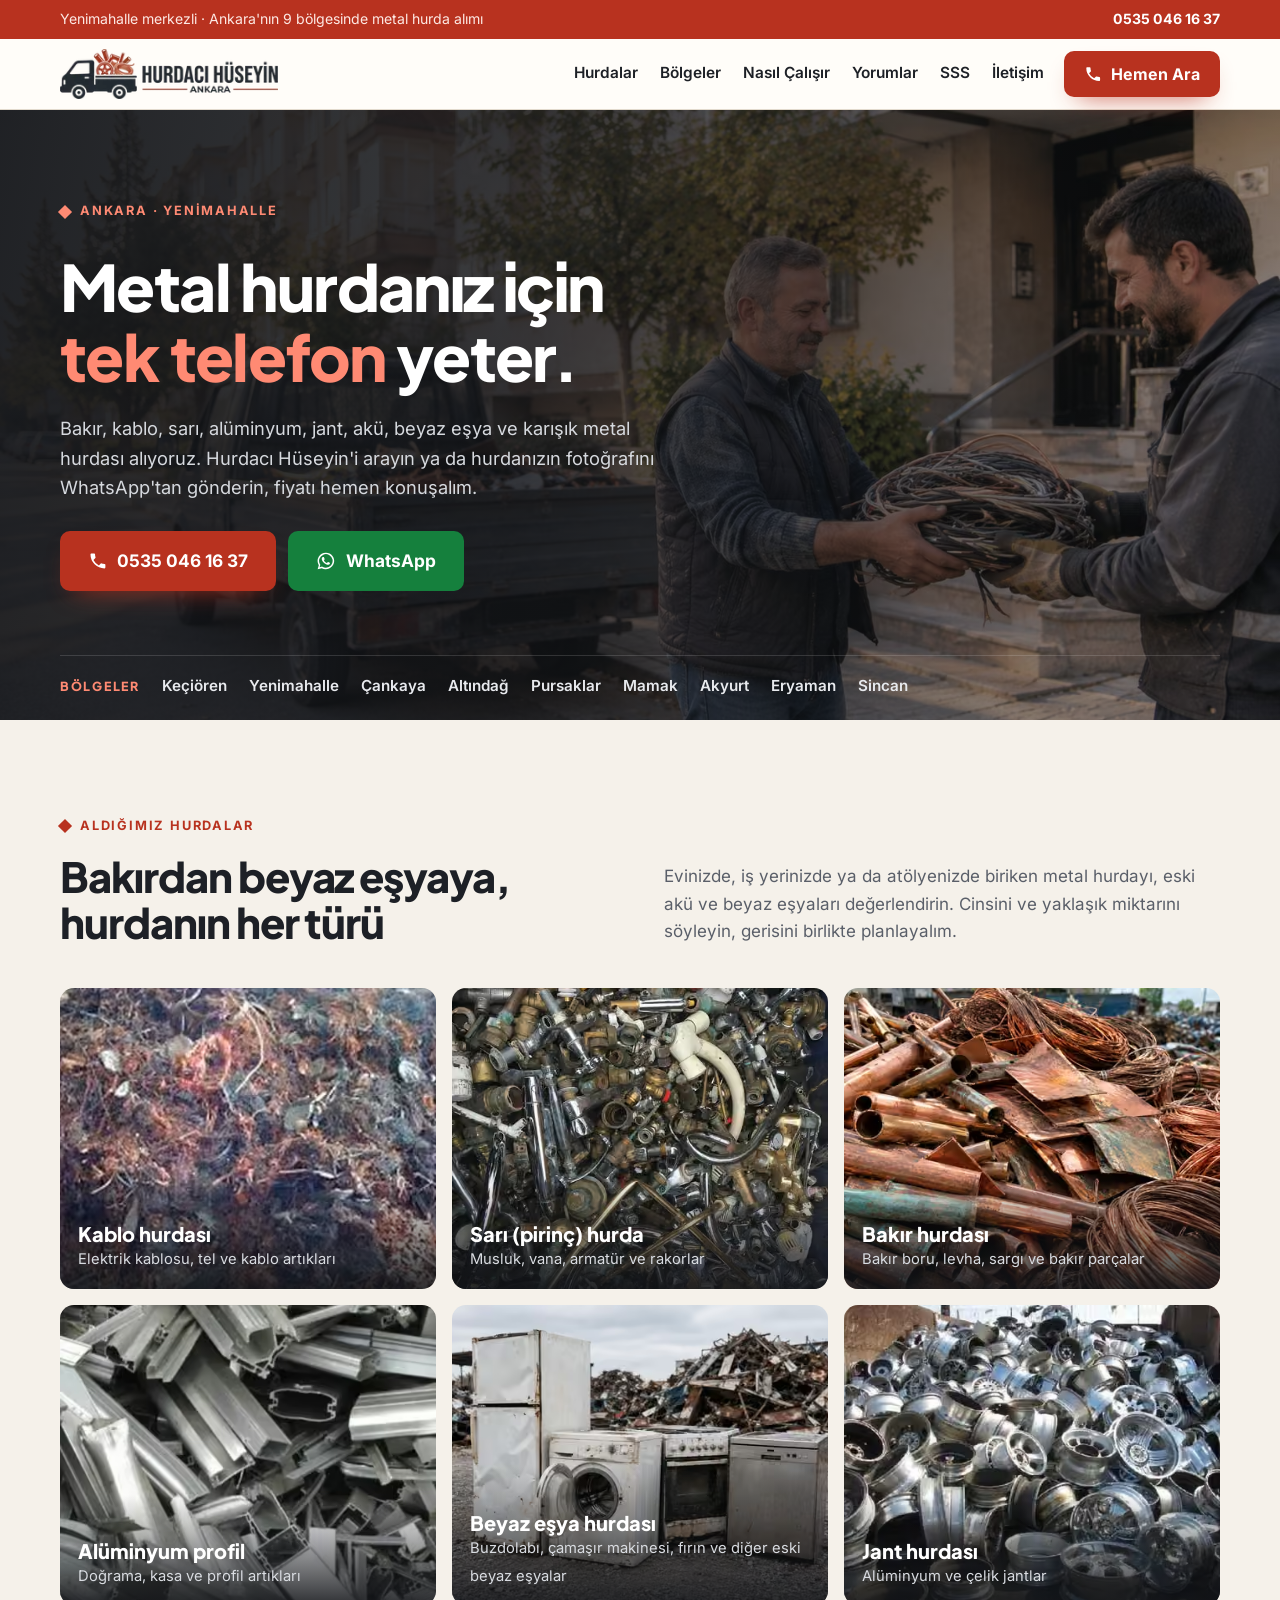
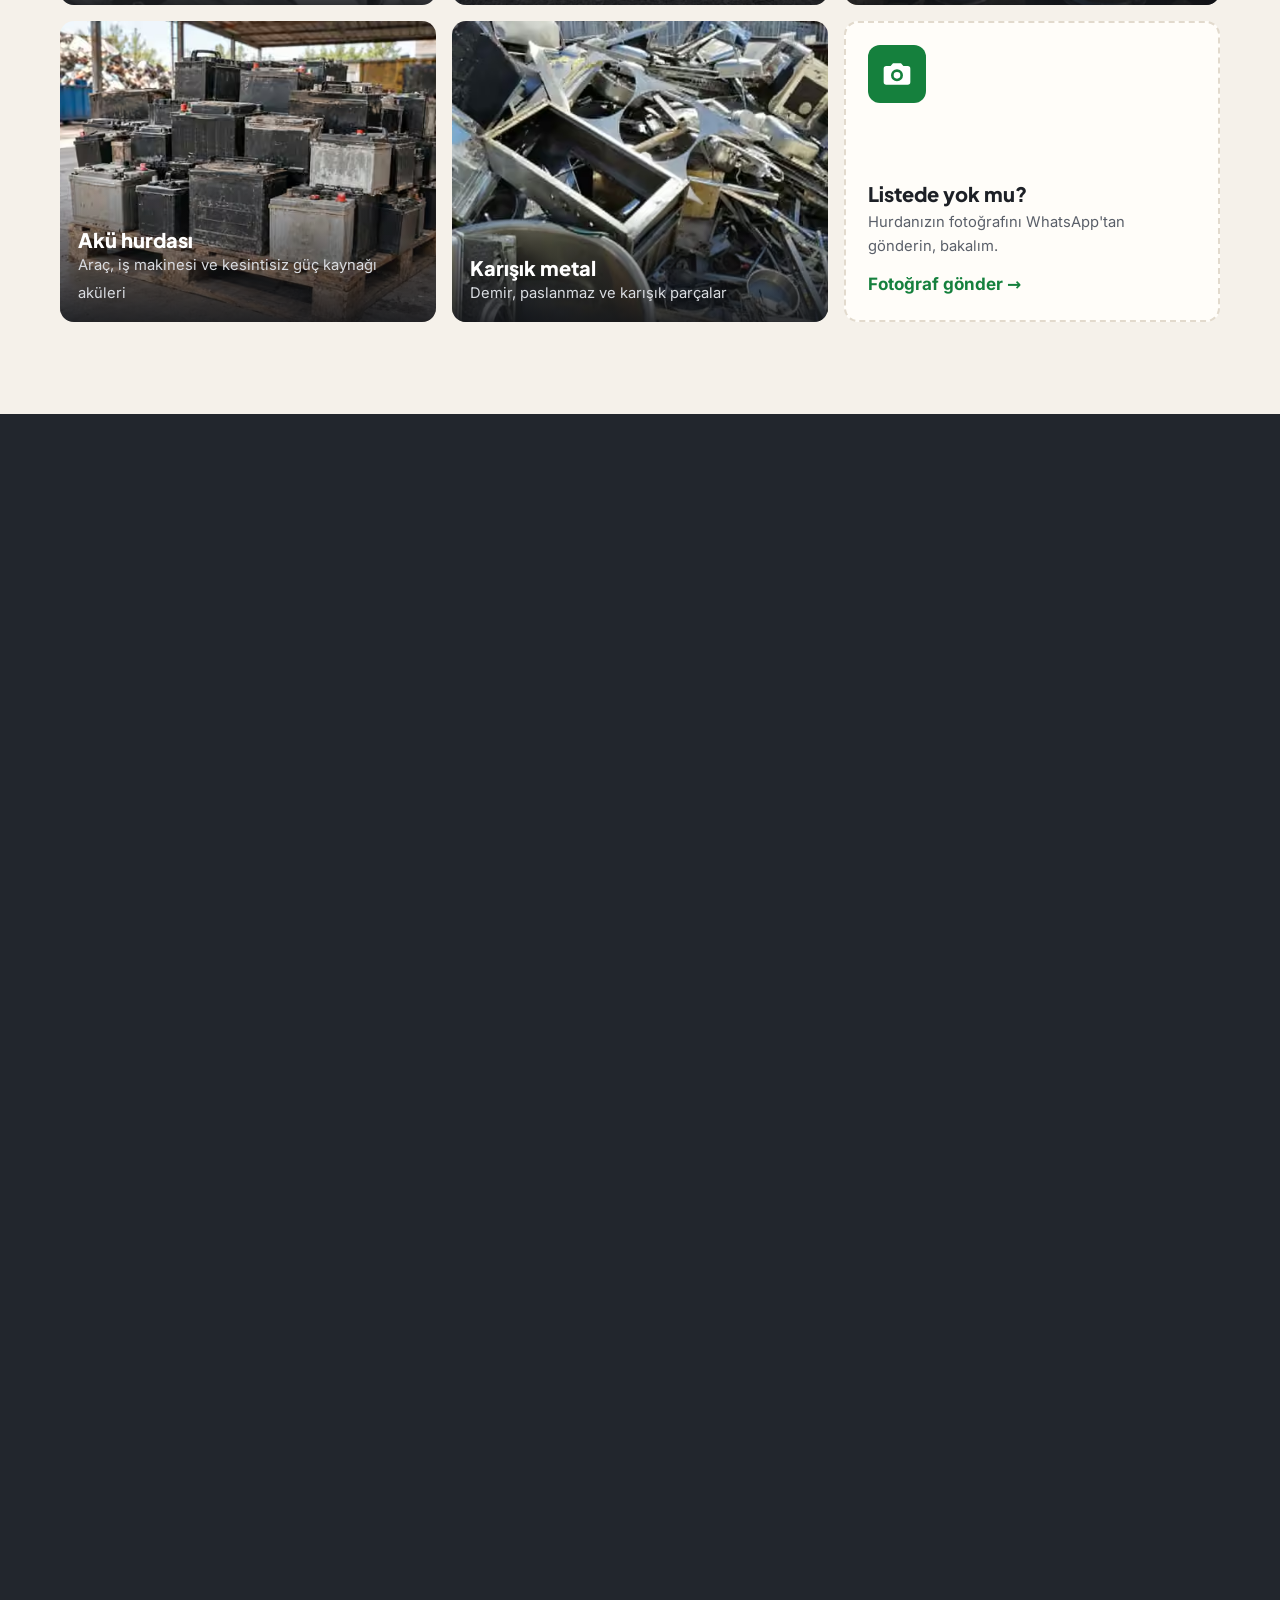
<file: index.html>
<!DOCTYPE html>
<html lang="tr">
<head>
<meta charset="UTF-8">
<!-- Google Tag Manager -->
<script>(function(w,d,s,l,i){w[l]=w[l]||[];w[l].push({'gtm.start':
new Date().getTime(),event:'gtm.js'});var f=d.getElementsByTagName(s)[0],
j=d.createElement(s),dl=l!='dataLayer'?'&l='+l:'';j.async=true;j.src=
'https://www.googletagmanager.com/gtm.js?id='+i+dl;f.parentNode.insertBefore(j,f);
})(window,document,'script','dataLayer','GTM-WX8FSFGS');</script>
<!-- End Google Tag Manager -->
<meta name="viewport" content="width=device-width, initial-scale=1">
<title>Ankara Hurdacı Hüseyin | Bakır, Kablo, Akü, Beyaz Eşya ve Metal Hurda Alımı</title>
<meta name="description" content="Hurdacı Hüseyin: Ankara Yenimahalle merkezli metal hurda alımı. Bakır, kablo, sarı, alüminyum, jant, akü, beyaz eşya ve karışık metal hurdası. Keçiören, Çankaya, Altındağ, Pursaklar, Mamak, Akyurt, Eryaman, Sincan. 0535 046 16 37">
<link rel="canonical" href="https://ankarahurdacihuseyin.com.tr/">
<meta name="robots" content="index, follow, max-image-preview:large">
<meta name="theme-color" content="#22262d">
<meta property="og:type" content="website">
<meta property="og:locale" content="tr_TR">
<meta property="og:site_name" content="Hurdacı Hüseyin">
<meta property="og:title" content="Ankara Hurdacı Hüseyin | Metal Hurda Alımı">
<meta property="og:description" content="Bakır, kablo, sarı, alüminyum, akü ve beyaz eşya hurdası alımı. Ankara'nın 9 bölgesinde hizmet. 0535 046 16 37">
<meta property="og:url" content="https://ankarahurdacihuseyin.com.tr/">
<meta property="og:image" content="https://ankarahurdacihuseyin.com.tr/assets/img/og-image-v2.jpg">
<meta property="og:image:width" content="1200">
<meta property="og:image:height" content="630">
<meta name="twitter:card" content="summary_large_image">
<link rel="icon" href="assets/img/huseyin-favicon-48.png" type="image/png" sizes="48x48">
<link rel="icon" href="assets/img/huseyin-favicon-192.png" type="image/png" sizes="192x192">
<link rel="apple-touch-icon" href="assets/img/huseyin-apple-touch-icon.png">
<link rel="preload" as="image" type="image/avif" href="assets/img/ankara-hurdaci-huseyin-kablo-alimi-1200.avif" imagesrcset="assets/img/ankara-hurdaci-huseyin-kablo-alimi-480.avif 480w, assets/img/ankara-hurdaci-huseyin-kablo-alimi-768.avif 768w, assets/img/ankara-hurdaci-huseyin-kablo-alimi-1200.avif 1200w, assets/img/ankara-hurdaci-huseyin-kablo-alimi-1600.avif 1600w" imagesizes="100vw" fetchpriority="high">
<link rel="preload" href="assets/fonts/jakarta-tr.woff2" as="font" type="font/woff2" crossorigin>
<link rel="preload" href="assets/fonts/inter-tr.woff2" as="font" type="font/woff2" crossorigin>
<style id="inline-css">@font-face{font-family:"Jakarta";font-style:normal;font-weight:500 800;font-display:swap;src:url(assets/fonts/jakarta-tr-ext.woff2) format("woff2");unicode-range:U+011E-011F,U+0130,U+015E-015F}@font-face{font-family:"Jakarta";font-style:normal;font-weight:500 800;font-display:swap;src:url(assets/fonts/jakarta-tr.woff2) format("woff2");unicode-range:U+0000-00FF,U+0131,U+0152-0153,U+02BB-02BC,U+02C6,U+02DA,U+02DC,U+0304,U+0308,U+0329,U+2000-206F,U+20AC,U+2122,U+2191,U+2193,U+2212,U+2215,U+FEFF,U+FFFD}@font-face{font-family:"Inter";font-style:normal;font-weight:400 700;font-display:swap;src:url(assets/fonts/inter-tr-ext.woff2) format("woff2");unicode-range:U+011E-011F,U+0130,U+015E-015F}@font-face{font-family:"Inter";font-style:normal;font-weight:400 700;font-display:swap;src:url(assets/fonts/inter-tr.woff2) format("woff2");unicode-range:U+0000-00FF,U+0131,U+0152-0153,U+02BB-02BC,U+02C6,U+02DA,U+02DC,U+0304,U+0308,U+0329,U+2000-206F,U+20AC,U+2122,U+2191,U+2193,U+2212,U+2215,U+FEFF,U+FFFD}@font-face{font-family:"Jakarta Fallback";src:local("Arial");size-adjust:104%;ascent-override:94%;descent-override:24%;line-gap-override:0%}@font-face{font-family:"Inter Fallback";src:local("Arial");size-adjust:107%;ascent-override:90%;descent-override:22%;line-gap-override:0%}:root{--bg:#f5f1ea;--paper:#fffdf9;--ink:#1d2026;--muted:#5a5f69;--line:#e2dacd;--brick:#b8321f;--brick-2:#8f2414;--brick-soft:#f6ddd6;--graphite:#22262d;--graphite-2:#181b20;--steel:#8a93a0;--wa:#15803d;--radius:14px;--shadow:0 20px 44px -26px rgba(29,32,38,.55);--head:"Jakarta","Jakarta Fallback",system-ui,sans-serif;--body:"Inter","Inter Fallback",system-ui,sans-serif}*,*::before,*::after{box-sizing:border-box}html{scroll-behavior:smooth;-webkit-text-size-adjust:100%}body{margin:0;background:var(--bg);color:var(--ink);font-family:var(--body);font-size:17px;line-height:1.62;-webkit-font-smoothing:antialiased}img{max-width:100%;height:auto;display:block}a{color:inherit}h1,h2,h3{font-family:var(--head);line-height:1.1;margin:0 0 .5em;letter-spacing:-.025em}h1{font-size:clamp(2.2rem,5.4vw,4rem);font-weight:800}h2{font-size:clamp(1.75rem,3.4vw,2.6rem);font-weight:800}h3{font-size:1.2rem;font-weight:700}p{margin:0 0 1em}.container{width:min(1160px,100% - 32px);margin-inline:auto}.ic{width:1.15em;height:1.15em;fill:currentColor;flex:none}.sr-only{position:absolute;width:1px;height:1px;padding:0;margin:-1px;overflow:hidden;clip:rect(0,0,0,0);border:0}.skip{position:absolute;left:-999px;top:8px;background:var(--brick);color:#fff;padding:8px 14px;border-radius:8px;z-index:100}.skip:focus{left:8px}:focus-visible{outline:3px solid var(--brick);outline-offset:3px}section[id]{scroll-margin-top:80px}.btn{display:inline-flex;align-items:center;justify-content:center;gap:.55em;font:700 1rem/1 var(--body);padding:15px 22px;border-radius:10px;text-decoration:none;border:2px solid transparent;cursor:pointer;transition:transform .15s ease,background-color .15s ease}.btn:hover{transform:translateY(-2px)}.btn--brick{background:var(--brick);color:#fff;box-shadow:0 12px 26px -14px rgba(184,50,31,.9)}.btn--brick:hover{background:var(--brick-2)}.btn--wa{background:var(--wa);color:#fff}.btn--wa:hover{background:#116632}.btn--line{border-color:currentColor;background:transparent}.btn--lg{font-size:1.08rem;padding:18px 26px}.strip{background:var(--brick);color:#fde9e4;font-size:.88rem}.strip .container{display:flex;justify-content:space-between;gap:12px;padding:8px 0;flex-wrap:wrap}.strip a{color:#fff;font-weight:700;text-decoration:none}.header{position:sticky;top:0;z-index:50;background:#fffdf9;border-bottom:1px solid var(--line)}.header .container{display:flex;align-items:center;gap:20px;min-height:70px}.brand{display:flex;align-items:center;gap:11px;text-decoration:none;margin-right:auto}.brand__logo{display:block;height:50px;width:auto}.brand__badge{display:inline-block;background:#fff;border-radius:12px;padding:10px 14px}.brand__logo--foot{height:48px}.nav{display:flex;gap:22px}.nav a{text-decoration:none;font-weight:600;font-size:.96rem}.nav a:hover{color:var(--brick)}.header__call{padding:12px 18px}.burger{display:none;width:44px;height:44px;border:0;background:var(--graphite);border-radius:10px;color:#fff;cursor:pointer;padding:0}.burger span{display:block;width:20px;height:2px;background:currentColor;margin:4px auto;transition:transform .2s ease,opacity .2s ease}.nav-open .burger span:nth-child(1){transform:translateY(6px) rotate(45deg)}.nav-open .burger span:nth-child(2){opacity:0}.nav-open .burger span:nth-child(3){transform:translateY(-6px) rotate(-45deg)}.hero{position:relative;color:#fff;background:var(--graphite-2);overflow:hidden;isolation:isolate}.hero__bg{position:absolute;inset:0;z-index:-2}.hero__bg img{width:100%;height:100%;object-fit:cover;object-position:62% center}.hero::before{content:"";position:absolute;inset:0;z-index:-1;background:linear-gradient(100deg,rgba(18,20,24,.94) 0%,rgba(18,20,24,.82) 42%,rgba(18,20,24,.35) 100%)}.hero .container{padding:88px 0 0}.hero__text{max-width:640px}.eyebrow{display:inline-flex;align-items:center;gap:10px;font-weight:700;font-size:.8rem;letter-spacing:.14em;text-transform:uppercase;color:var(--brick)}.eyebrow::before{content:"";width:10px;height:10px;background:currentColor;transform:rotate(45deg)}.hero .eyebrow{color:#ff8a73}.hero h1{color:#fff;margin:.4em 0 .35em}.hero h1 span{color:#ff8a73}.hero__lead{font-size:1.14rem;color:#d6d9de;max-width:34em}.hero__actions{display:flex;flex-wrap:wrap;gap:12px;margin:28px 0 0}.hero__actions .btn--line{color:#fff}.districts{margin-top:64px;border-top:1px solid rgba(255,255,255,.14);padding:18px 0 22px;display:flex;gap:10px 22px;flex-wrap:wrap;align-items:center}.districts b{font:800 .78rem/1 var(--head);letter-spacing:.14em;text-transform:uppercase;color:#ff8a73}.districts span{font-weight:600;color:#e8eaee;font-size:.95rem}.section{padding:92px 0}#bolgeler,#nasil-calisir,#neden-biz,#yorumlar,#sss,#iletisim,.footer{content-visibility:auto;contain-intrinsic-size:auto 900px}.head{display:grid;grid-template-columns:1fr 1fr;gap:24px 48px;align-items:end;margin-bottom:42px}.head p{color:var(--muted);margin:0;font-size:1.06rem}.head h2{margin:.35em 0 0}.scrap{display:grid;grid-template-columns:repeat(3,1fr);gap:16px}.scrap__item{margin:0;position:relative;border-radius:var(--radius);overflow:hidden;background:#d8d2c7;aspect-ratio:4/3.2}.scrap__item img{width:100%;height:100%;object-fit:cover;transition:transform .5s ease}.scrap__item:hover img{transform:scale(1.04)}.scrap__item figcaption{position:absolute;inset:auto 0 0 0;padding:44px 18px 16px;background:linear-gradient(transparent,rgba(18,20,24,.88));color:#fff}.scrap__item figcaption strong{display:block;font:800 1.25rem/1.15 var(--head)}.scrap__item figcaption span{font-size:.92rem;color:#d9dce1}.scrap__tile{background:var(--graphite);color:#fff;display:flex;flex-direction:column;justify-content:flex-end;gap:6px;padding:22px;text-decoration:none}.scrap__tile .ic{width:58px;height:58px;padding:13px;border-radius:12px;background:var(--brick);color:#fff;margin-bottom:auto}.scrap__tile strong{font:800 1.25rem/1.15 var(--head)}.scrap__tile span{font-size:.92rem;color:#c9ced5}.scrap__tile--cta{background:var(--paper);color:var(--ink);border:2px dashed var(--line)}.scrap__tile--cta .ic{background:var(--wa)}.scrap__tile--cta span{color:var(--muted)}.scrap__tile--cta em{font-style:normal;font-weight:700;color:var(--wa);margin-top:6px}.scrap__tile--cta:hover{border-color:var(--wa)}.zone{background:var(--graphite);color:#e6e8ec}.zone h2{color:#fff}.zone .head p{color:#aab1bb}.zone .eyebrow{color:#ff8a73}.zone__grid{display:grid;grid-template-columns:repeat(3,1fr);gap:1px;background:rgba(255,255,255,.1);border:1px solid rgba(255,255,255,.1);border-radius:var(--radius);overflow:hidden}.zone__grid li{list-style:none;background:var(--graphite);padding:22px 24px;display:flex;align-items:baseline;gap:14px}.zone__grid em{font:800 .85rem/1 var(--head);font-style:normal;color:#ff8a73;min-width:26px}.zone__grid strong{font:700 1.22rem/1.2 var(--head);color:#fff}.zone__grid small{display:block;color:#98a0ab;font-size:.86rem;margin-top:3px}.zone__grid{padding:0;margin:0}.zone__foot{margin-top:28px;display:flex;flex-wrap:wrap;gap:12px;align-items:center}.zone__foot p{margin:0 auto 0 0;color:#cfd3d9}.steps{display:grid;grid-template-columns:repeat(3,1fr);gap:20px;counter-reset:s;padding:0;margin:0}.steps li{list-style:none;background:var(--paper);border:1px solid var(--line);border-radius:var(--radius);padding:28px 26px;position:relative}.steps li::before{counter-increment:s;content:counter(s);display:grid;place-items:center;width:52px;height:52px;border-radius:12px;background:var(--brick-soft);color:var(--brick-2);font:800 1.4rem/1 var(--head);margin-bottom:18px}.steps p{color:var(--muted);margin:0}.why{display:grid;grid-template-columns:1fr 1fr;gap:48px;align-items:center}.why__img{margin:0;border-radius:var(--radius);overflow:hidden;box-shadow:var(--shadow)}.why__img img{width:100%;aspect-ratio:1/1;object-fit:cover}.why__list{list-style:none;padding:0;margin:26px 0 0;display:grid;gap:16px}.why__list li{display:flex;gap:14px;align-items:flex-start}.why__list .ic{width:40px;height:40px;padding:9px;border-radius:10px;background:var(--brick);color:#fff}.why__list strong{display:block;font:700 1.08rem/1.3 var(--head)}.why__list span{color:var(--muted)}.reviews{display:grid;grid-template-columns:repeat(3,1fr);gap:18px}.review{margin:0;background:var(--paper);border:1px solid var(--line);border-radius:var(--radius);padding:26px;display:flex;flex-direction:column;gap:14px}.review__stars{color:#e3a008;font-size:1.1rem;letter-spacing:.14em}.review blockquote{margin:0;flex:1}.review blockquote p{margin:0}.review figcaption{display:flex;align-items:center;gap:12px;font-weight:700}.review__av{width:40px;height:40px;border-radius:10px;background:var(--graphite);color:#fff;display:grid;place-items:center;font:800 1rem/1 var(--head);flex:none}.faq{display:grid;grid-template-columns:.85fr 1.15fr;gap:48px;align-items:start}.faq__list details{border-bottom:1px solid var(--line);padding:4px 0}.faq__list summary{cursor:pointer;list-style:none;display:flex;justify-content:space-between;gap:16px;padding:16px 0;font:700 1.08rem/1.35 var(--head)}.faq__list summary::-webkit-details-marker{display:none}.faq__list summary::after{content:"+";font:500 1.6rem/1 var(--body);color:var(--brick);transition:transform .2s ease}.faq__list details[open] summary::after{transform:rotate(45deg)}.faq__list details p{color:var(--muted);margin:0 0 16px}.faq__side{position:sticky;top:100px;background:var(--graphite);color:#e6e8ec;border-radius:var(--radius);padding:30px}.faq__side h3{color:#fff;font-size:1.35rem}.faq__side p{color:#aab1bb}.faq__side .eyebrow{color:#ff8a73}.contact__grid{display:grid;grid-template-columns:1fr 1.1fr;gap:28px}.contact__grid>*{min-width:0}.info{display:grid;gap:12px}.info a,.info div{display:flex;gap:14px;align-items:center;background:var(--paper);border:1px solid var(--line);border-radius:12px;padding:16px 18px;text-decoration:none}.info .ic{width:42px;height:42px;padding:10px;border-radius:10px;background:var(--brick-soft);color:var(--brick-2)}.info small{display:block;color:var(--muted);font-size:.8rem;font-weight:600}.info strong{font-size:1.04rem}.form{background:var(--graphite);color:#e6e8ec;border-radius:16px;padding:30px}.form h3{color:#fff;font-size:1.35rem}.form p{color:#aab1bb;font-size:.95rem}.form__row{display:grid;grid-template-columns:1fr 1fr;gap:14px}.form label{display:block;font-weight:700;font-size:.88rem;margin:0 0 6px;color:#fff}.form input,.form select,.form textarea{width:100%;font:inherit;font-size:1rem;padding:13px 14px;border:1.5px solid #3a404a;border-radius:10px;background:#2b3038;color:#fff;margin-bottom:14px}.form input:focus,.form select:focus,.form textarea:focus{border-color:#ff8a73;outline:none}.form textarea{min-height:92px;resize:vertical}.form .btn{width:100%}.form small{display:block;margin-top:10px;color:#98a0ab;font-size:.8rem}.form small a{color:#dfe2e6}.footer{background:var(--graphite-2);color:#a3aab4;padding:56px 0 110px;font-size:.95rem}.footer .container{display:grid;grid-template-columns:1.4fr 1fr 1fr;gap:32px}.footer__title{color:#fff;font:700 1rem/1.2 var(--head);margin:0 0 .8em}.footer a{color:#dce0e5;text-decoration:none}.footer a:hover{color:#fff;text-decoration:underline}.footer ul{list-style:none;padding:0;margin:0;display:grid;gap:8px}.footer .footer .footer__bottom{grid-column:1/-1;border-top:1px solid rgba(255,255,255,.1);padding-top:20px;display:flex;justify-content:space-between;gap:16px;flex-wrap:wrap;font-size:.85rem}.dock{position:fixed;left:12px;right:12px;bottom:12px;z-index:60;display:none;gap:10px}.dock .btn{flex:1;padding:15px 12px;box-shadow:0 12px 30px -10px rgba(0,0,0,.45)}.legal{padding:64px 0 96px}.legal .container{max-width:820px}.legal h2{font-size:1.4rem;margin-top:1.6em}.legal p,.legal li{color:var(--muted)}@media (prefers-reduced-motion:reduce){*{scroll-behavior:auto!important}.btn,.scrap__item img{transition:none}}@media (max-width:1000px){.scrap{grid-template-columns:1fr 1fr}.zone__grid{grid-template-columns:1fr 1fr}.why,.faq{grid-template-columns:1fr}.faq__side{position:static}.head{grid-template-columns:1fr}}@media (max-width:880px){.burger{display:block}.header__call .txt{display:none}.header__call{padding:12px}.nav{position:fixed;inset:104px 16px auto 16px;flex-direction:column;gap:0;background:var(--paper);border:1px solid var(--line);border-radius:14px;padding:8px;box-shadow:var(--shadow);transform:translateY(-12px);opacity:0;pointer-events:none;transition:opacity .2s ease,transform .2s ease}.nav a{padding:14px 12px;border-radius:8px}.nav-open .nav{opacity:1;transform:none;pointer-events:auto}.hero .container{padding-top:56px}.hero::before{background:linear-gradient(180deg,rgba(18,20,24,.82) 0%,rgba(18,20,24,.62) 55%,rgba(18,20,24,.88) 100%)}.steps,.reviews,.contact__grid{grid-template-columns:1fr}.footer .container{grid-template-columns:1fr 1fr}.footer .container>div:first-child{grid-column:1/-1}.dock{display:flex}.strip .hide-sm{display:none}.strip .container{flex-wrap:nowrap}.strip .container>span{overflow:hidden;text-overflow:ellipsis;white-space:nowrap;min-width:0}.strip a{white-space:nowrap}}@media (max-width:600px){body{font-size:16px}.section{padding:66px 0}.scrap{grid-template-columns:1fr}.zone__grid{grid-template-columns:1fr}.form{padding:22px}.form__row{grid-template-columns:1fr;gap:0}.hero__actions .btn{flex:1 1 100%}.brand__logo{height:42px}.footer .container{grid-template-columns:1fr}}</style>
<script type="application/ld+json">
{
  "@context": "https://schema.org",
  "@graph": [
    {
      "@type": "RecyclingCenter",
      "@id": "https://ankarahurdacihuseyin.com.tr/#isletme",
      "name": "Hurdacı Hüseyin",
      "alternateName": "Ankara Hurdacı Hüseyin",
      "url": "https://ankarahurdacihuseyin.com.tr/",
      "telephone": "+905350461637",
      "image": "https://ankarahurdacihuseyin.com.tr/assets/img/og-image-v2.jpg",
      "logo": "https://ankarahurdacihuseyin.com.tr/assets/img/hurdaci-huseyin-logo-112.png",
      "address": {
        "@type": "PostalAddress",
        "streetAddress": "Kuzey Yıldızı Mah. 3604. Sk. No:176/1",
        "addressLocality": "Yenimahalle",
        "addressRegion": "Ankara",
        "addressCountry": "TR"
      },
      "areaServed": [
        {"@type": "City", "name": "Ankara"},
        {"@type": "AdministrativeArea", "name": "Keçiören"},
        {"@type": "AdministrativeArea", "name": "Yenimahalle"},
        {"@type": "AdministrativeArea", "name": "Çankaya"},
        {"@type": "AdministrativeArea", "name": "Altındağ"},
        {"@type": "AdministrativeArea", "name": "Pursaklar"},
        {"@type": "AdministrativeArea", "name": "Mamak"},
        {"@type": "AdministrativeArea", "name": "Akyurt"},
        {"@type": "Place", "name": "Eryaman"},
        {"@type": "AdministrativeArea", "name": "Sincan"}
      ],
      "hasOfferCatalog": {
        "@type": "OfferCatalog",
        "name": "Alınan hurda türleri",
        "itemListElement": [
          {"@type": "Offer", "itemOffered": {"@type": "Service", "name": "Bakır hurda alımı"}},
          {"@type": "Offer", "itemOffered": {"@type": "Service", "name": "Sarı (pirinç) hurda alımı"}},
          {"@type": "Offer", "itemOffered": {"@type": "Service", "name": "Alüminyum profil hurdası alımı"}},
          {"@type": "Offer", "itemOffered": {"@type": "Service", "name": "Jant hurdası alımı"}},
          {"@type": "Offer", "itemOffered": {"@type": "Service", "name": "Kablo hurdası alımı"}},
          {"@type": "Offer", "itemOffered": {"@type": "Service", "name": "Akü hurdası alımı"}},
          {"@type": "Offer", "itemOffered": {"@type": "Service", "name": "Beyaz eşya hurdası alımı"}},
          {"@type": "Offer", "itemOffered": {"@type": "Service", "name": "Karışık metal hurda alımı"}}
        ]
      },
      "contactPoint": {"@type": "ContactPoint", "telephone": "+905350461637", "contactType": "customer service", "availableLanguage": "Turkish"}
    },
    {
      "@type": "WebSite",
      "@id": "https://ankarahurdacihuseyin.com.tr/#site",
      "url": "https://ankarahurdacihuseyin.com.tr/",
      "name": "Hurdacı Hüseyin",
      "inLanguage": "tr-TR"
    },
    {
      "@type": "FAQPage",
      "mainEntity": [
        {"@type": "Question", "name": "Hangi hurdaları alıyorsunuz?", "acceptedAnswer": {"@type": "Answer", "text": "Bakır, kablo, sarı (pirinç), alüminyum profil, jant, akü, beyaz eşya ve karışık metal hurdası alıyoruz. Listede olmayan bir metal hurdanız varsa fotoğrafını WhatsApp'tan gönderin."}},
        {"@type": "Question", "name": "Hangi bölgelere hizmet veriyorsunuz?", "acceptedAnswer": {"@type": "Answer", "text": "Keçiören, Yenimahalle, Çankaya, Altındağ, Pursaklar, Mamak, Akyurt, Eryaman ve Sincan'da hizmet veriyoruz."}},
        {"@type": "Question", "name": "Fiyatı nasıl öğrenebilirim?", "acceptedAnswer": {"@type": "Answer", "text": "0535 046 16 37'yi arayın ya da hurdanın fotoğrafını WhatsApp'tan gönderin. Hurdanın cinsine ve miktarına göre fiyatı birlikte konuşuruz."}},
        {"@type": "Question", "name": "Az miktardaki hurdayı da alıyor musunuz?", "acceptedAnswer": {"@type": "Answer", "text": "Arayıp miktarı ve cinsini söyleyin; durumunuza göre en uygun şekilde planlayalım."}}
      ]
    }
  ]
}
</script>
</head>
<body>
<!-- Google Tag Manager (noscript) -->
<noscript><iframe src="https://www.googletagmanager.com/ns.html?id=GTM-WX8FSFGS"
height="0" width="0" style="display:none;visibility:hidden"></iframe></noscript>
<!-- End Google Tag Manager (noscript) -->
<a class="skip" href="#icerik">İçeriğe geç</a>

<svg width="0" height="0" style="position:absolute" aria-hidden="true">
  <symbol id="i-phone" viewBox="0 0 24 24"><path d="M6.6 10.8a15.1 15.1 0 0 0 6.6 6.6l2.2-2.2c.3-.3.7-.4 1-.2 1.1.4 2.3.6 3.6.6.6 0 1 .4 1 1V20c0 .6-.4 1-1 1A17 17 0 0 1 3 4c0-.6.4-1 1-1h3.5c.6 0 1 .4 1 1 0 1.3.2 2.5.6 3.6.1.3 0 .7-.2 1L6.6 10.8Z"/></symbol>
  <symbol id="i-wa" viewBox="0 0 24 24"><path d="M12 2a10 10 0 0 0-8.6 15.1L2 22l5-1.3A10 10 0 1 0 12 2Zm0 18.2c-1.5 0-3-.4-4.3-1.2l-.3-.2-3 .8.8-2.9-.2-.3A8.2 8.2 0 1 1 12 20.2Zm4.5-6.1c-.2-.1-1.5-.7-1.7-.8-.2-.1-.4-.1-.6.1l-.8 1c-.1.2-.3.2-.5.1-.7-.3-1.4-.7-2-1.2-.5-.5-1-1.1-1.3-1.7-.1-.2 0-.4.1-.5l.4-.5.3-.5v-.5l-.8-1.9c-.2-.5-.4-.4-.6-.4h-.5c-.2 0-.5.1-.7.3-.6.6-.9 1.4-.9 2.2.1.9.4 1.8 1 2.6 1.1 1.6 2.5 2.9 4.2 3.7.5.2.9.4 1.4.5.5.2 1 .2 1.6.1.6-.1 1.4-.6 1.6-1.2.2-.4.2-.9.1-1.1l-.3-.2Z"/></symbol>
  <symbol id="i-pin" viewBox="0 0 24 24"><path d="M12 2a7 7 0 0 0-7 7c0 5.3 7 13 7 13s7-7.7 7-13a7 7 0 0 0-7-7Zm0 9.5A2.5 2.5 0 1 1 12 6.5a2.5 2.5 0 0 1 0 5Z"/></symbol>
  <symbol id="i-truck" viewBox="0 0 24 24"><path d="M3 5h11v9H3V5Zm11 3h3.6L21 11.4V14h-7V8ZM6.5 15.5a2 2 0 1 1 0 4 2 2 0 0 1 0-4Zm11 0a2 2 0 1 1 0 4 2 2 0 0 1 0-4ZM3 14h18v2H3v-2Z"/></symbol>
  <symbol id="i-camera" viewBox="0 0 24 24"><path d="M9 4h6l1.8 2H20a2 2 0 0 1 2 2v10a2 2 0 0 1-2 2H4a2 2 0 0 1-2-2V8a2 2 0 0 1 2-2h3.2L9 4Zm3 4.5a4.5 4.5 0 1 0 0 9 4.5 4.5 0 0 0 0-9Zm0 2a2.5 2.5 0 1 1 0 5 2.5 2.5 0 0 1 0-5Z"/></symbol>
</svg>

<div class="strip">
  <div class="container">
    <span>Yenimahalle merkezli · <span class="hide-sm">Ankara'nın 9 bölgesinde </span>metal hurda alımı</span>
    <a href="tel:+905350461637">0535 046 16 37</a>
  </div>
</div>

<header class="header">
  <div class="container">
    <a href="#giris" class="brand" aria-label="Hurdacı Hüseyin ana sayfa">
      <img class="brand__logo" src="assets/img/hurdaci-huseyin-logo-56.webp" srcset="assets/img/hurdaci-huseyin-logo-56.webp 244w, assets/img/hurdaci-huseyin-logo-84.webp 366w, assets/img/hurdaci-huseyin-logo-112.webp 488w" sizes="(max-width:600px) 184px, 220px" width="244" height="56" alt="Hurdacı Hüseyin Ankara">
    </a>
    <nav class="nav" id="nav" aria-label="Ana menü">
      <a href="#hurdalar">Hurdalar</a>
      <a href="#bolgeler">Bölgeler</a>
      <a href="#nasil-calisir">Nasıl Çalışır</a>
      <a href="#yorumlar">Yorumlar</a>
      <a href="#sss">SSS</a>
      <a href="#iletisim">İletişim</a>
    </nav>
    <a href="tel:+905350461637" class="btn btn--brick header__call" aria-label="Hurdacı Hüseyin'i ara: 0535 046 16 37"><svg class="ic" aria-hidden="true"><use href="#i-phone"/></svg><span class="txt">Hemen Ara</span></a>
    <button class="burger" id="burger" type="button" aria-label="Menüyü aç" aria-controls="nav" aria-expanded="false"><span></span><span></span><span></span></button>
  </div>
</header>

<main id="icerik">

<!-- 1 · Giriş -->
<section class="hero" id="giris">
  <div class="hero__bg">
    <picture>
      <img src="assets/img/ankara-hurdaci-huseyin-kablo-alimi-1200.avif" srcset="assets/img/ankara-hurdaci-huseyin-kablo-alimi-480.avif 480w, assets/img/ankara-hurdaci-huseyin-kablo-alimi-768.avif 768w, assets/img/ankara-hurdaci-huseyin-kablo-alimi-1200.avif 1200w, assets/img/ankara-hurdaci-huseyin-kablo-alimi-1600.avif 1600w" sizes="100vw" width="1600" height="900" alt="Hurdacı Hüseyin, Ankara'da bir müşterisinden evinin önünde kablo hurdası alıyor" fetchpriority="high">
    </picture>
  </div>
  <div class="container">
    <div class="hero__text">
      <span class="eyebrow">Ankara · Yenimahalle</span>
      <h1>Metal hurdanız için <span>tek telefon</span> yeter.</h1>
      <p class="hero__lead">Bakır, kablo, sarı, alüminyum, jant, akü, beyaz eşya ve karışık metal hurdası alıyoruz. Hurdacı Hüseyin'i arayın ya da hurdanızın fotoğrafını WhatsApp'tan gönderin, fiyatı hemen konuşalım.</p>
      <div class="hero__actions">
        <a href="tel:+905350461637" class="btn btn--brick btn--lg"><svg class="ic" aria-hidden="true"><use href="#i-phone"/></svg> 0535 046 16 37</a>
        <a href="https://wa.me/905350461637?text=Merhaba%20Hurdac%C4%B1%20H%C3%BCseyin%2C%20hurdam%20var%2C%20fiyat%20almak%20istiyorum." class="btn btn--wa btn--lg" target="_blank" rel="noopener"><svg class="ic" aria-hidden="true"><use href="#i-wa"/></svg> WhatsApp</a>
      </div>
    </div>
    <div class="districts" aria-label="Hizmet bölgeleri">
      <b>Bölgeler</b>
      <span>Keçiören</span><span>Yenimahalle</span><span>Çankaya</span><span>Altındağ</span><span>Pursaklar</span><span>Mamak</span><span>Akyurt</span><span>Eryaman</span><span>Sincan</span>
    </div>
  </div>
</section>

<!-- 2 · Hurdalar -->
<section class="section" id="hurdalar">
  <div class="container">
    <div class="head reveal">
      <div>
        <span class="eyebrow">Aldığımız hurdalar</span>
        <h2>Bakırdan beyaz eşyaya, hurdanın her türü</h2>
      </div>
      <p>Evinizde, iş yerinizde ya da atölyenizde biriken metal hurdayı, eski akü ve beyaz eşyaları değerlendirin. Cinsini ve yaklaşık miktarını söyleyin, gerisini birlikte planlayalım.</p>
    </div>
    <div class="scrap">
      <figure class="scrap__item reveal">
        <img src="assets/img/ankara-kablo-hurdasi-alimi-640.avif" srcset="assets/img/ankara-kablo-hurdasi-alimi-480.avif 480w, assets/img/ankara-kablo-hurdasi-alimi-640.avif 640w, assets/img/ankara-kablo-hurdasi-alimi-670.avif 670w" sizes="(max-width:600px) calc(100vw - 32px), (max-width:1000px) calc(50vw - 24px), 376px" width="670" height="440" alt="Ankara kablo ve tel hurdası" loading="lazy" decoding="async">
        <figcaption><strong>Kablo hurdası</strong><span>Elektrik kablosu, tel ve kablo artıkları</span></figcaption>
      </figure>
      <figure class="scrap__item reveal">
        <img src="assets/img/ankara-sari-pirinc-hurda-alimi-640.avif" srcset="assets/img/ankara-sari-pirinc-hurda-alimi-480.avif 480w, assets/img/ankara-sari-pirinc-hurda-alimi-640.avif 640w, assets/img/ankara-sari-pirinc-hurda-alimi-800.avif 800w" sizes="(max-width:600px) calc(100vw - 32px), (max-width:1000px) calc(50vw - 24px), 376px" width="800" height="800" alt="Sarı pirinç musluk ve armatür hurdası" loading="lazy" decoding="async">
        <figcaption><strong>Sarı (pirinç) hurda</strong><span>Musluk, vana, armatür ve rakorlar</span></figcaption>
      </figure>
      <figure class="scrap__item reveal">
        <img src="assets/img/ankara-bakir-hurdasi-alimi-640.avif" srcset="assets/img/ankara-bakir-hurdasi-alimi-480.avif 480w, assets/img/ankara-bakir-hurdasi-alimi-640.avif 640w, assets/img/ankara-bakir-hurdasi-alimi-800.avif 800w" sizes="(max-width:600px) calc(100vw - 32px), (max-width:1000px) calc(50vw - 24px), 376px" width="800" height="600" alt="Bakır boru, levha ve tel hurdası" loading="lazy" decoding="async">
        <figcaption><strong>Bakır hurdası</strong><span>Bakır boru, levha, sargı ve bakır parçalar</span></figcaption>
      </figure>
      <figure class="scrap__item reveal">
        <img src="assets/img/ankara-aluminyum-profil-hurdasi-640.avif" srcset="assets/img/ankara-aluminyum-profil-hurdasi-480.avif 480w, assets/img/ankara-aluminyum-profil-hurdasi-640.avif 640w, assets/img/ankara-aluminyum-profil-hurdasi-800.avif 800w" sizes="(max-width:600px) calc(100vw - 32px), (max-width:1000px) calc(50vw - 24px), 376px" width="800" height="800" alt="Alüminyum profil hurdası" loading="lazy" decoding="async">
        <figcaption><strong>Alüminyum profil</strong><span>Doğrama, kasa ve profil artıkları</span></figcaption>
      </figure>
      <figure class="scrap__item reveal">
        <img src="assets/img/ankara-beyaz-esya-hurdasi-alimi-640.avif" srcset="assets/img/ankara-beyaz-esya-hurdasi-alimi-480.avif 480w, assets/img/ankara-beyaz-esya-hurdasi-alimi-640.avif 640w, assets/img/ankara-beyaz-esya-hurdasi-alimi-800.avif 800w" sizes="(max-width:600px) calc(100vw - 32px), (max-width:1000px) calc(50vw - 24px), 376px" width="800" height="600" alt="Eski buzdolabı, çamaşır makinesi ve fırın hurdası" loading="lazy" decoding="async">
        <figcaption><strong>Beyaz eşya hurdası</strong><span>Buzdolabı, çamaşır makinesi, fırın ve diğer eski beyaz eşyalar</span></figcaption>
      </figure>
      <figure class="scrap__item reveal">
        <img src="assets/img/ankara-jant-hurdasi-alimi-640.avif" srcset="assets/img/ankara-jant-hurdasi-alimi-480.avif 480w, assets/img/ankara-jant-hurdasi-alimi-640.avif 640w, assets/img/ankara-jant-hurdasi-alimi-800.avif 800w" sizes="(max-width:600px) calc(100vw - 32px), (max-width:1000px) calc(50vw - 24px), 376px" width="800" height="600" alt="Alüminyum jant hurdası" loading="lazy" decoding="async">
        <figcaption><strong>Jant hurdası</strong><span>Alüminyum ve çelik jantlar</span></figcaption>
      </figure>
      <figure class="scrap__item reveal">
        <img src="assets/img/ankara-aku-hurdasi-alimi-640.avif" srcset="assets/img/ankara-aku-hurdasi-alimi-480.avif 480w, assets/img/ankara-aku-hurdasi-alimi-640.avif 640w, assets/img/ankara-aku-hurdasi-alimi-800.avif 800w" sizes="(max-width:600px) calc(100vw - 32px), (max-width:1000px) calc(50vw - 24px), 376px" width="800" height="600" alt="Palet üzerinde kullanılmış akü hurdası" loading="lazy" decoding="async">
        <figcaption><strong>Akü hurdası</strong><span>Araç, iş makinesi ve kesintisiz güç kaynağı aküleri</span></figcaption>
      </figure>
      <figure class="scrap__item reveal">
        <img src="assets/img/ankara-karisik-metal-hurda-640.avif" srcset="assets/img/ankara-karisik-metal-hurda-480.avif 480w, assets/img/ankara-karisik-metal-hurda-640.avif 640w, assets/img/ankara-karisik-metal-hurda-800.avif 800w" sizes="(max-width:600px) calc(100vw - 32px), (max-width:1000px) calc(50vw - 24px), 376px" width="800" height="1073" alt="Karışık metal ve paslanmaz hurda" loading="lazy" decoding="async">
        <figcaption><strong>Karışık metal</strong><span>Demir, paslanmaz ve karışık parçalar</span></figcaption>
      </figure>
      <a class="scrap__item scrap__tile scrap__tile--cta reveal" href="https://wa.me/905350461637?text=Merhaba%20Hurdac%C4%B1%20H%C3%BCseyin%2C%20hurdam%C4%B1n%20foto%C4%9Fraf%C4%B1n%C4%B1%20g%C3%B6nderiyorum." target="_blank" rel="noopener">
        <svg class="ic" aria-hidden="true"><use href="#i-camera"/></svg>
        <strong>Listede yok mu?</strong><span>Hurdanızın fotoğrafını WhatsApp'tan gönderin, bakalım.</span>
        <em>Fotoğraf gönder →</em>
      </a>
    </div>
  </div>
</section>

<!-- 3 · Bölgeler -->
<section class="section zone" id="bolgeler">
  <div class="container">
    <div class="head reveal">
      <div>
        <span class="eyebrow">Hizmet bölgeleri</span>
        <h2>Ankara'nın 9 bölgesinde hurda alımı</h2>
      </div>
      <p>Yenimahalle'deki adresimizden Ankara'nın kuzey, batı ve merkez ilçelerine hizmet veriyoruz. Bölgenizi ve hurdanızı söyleyin, uygun zamanı birlikte ayarlayalım.</p>
    </div>
    <ul class="zone__grid reveal">
      <li><em>01</em><div><strong>Keçiören</strong><small>Keçiören hurdacı</small></div></li>
      <li><em>02</em><div><strong>Yenimahalle</strong><small>Merkez adresimiz</small></div></li>
      <li><em>03</em><div><strong>Çankaya</strong><small>Çankaya hurdacı</small></div></li>
      <li><em>04</em><div><strong>Altındağ</strong><small>Altındağ hurdacı</small></div></li>
      <li><em>05</em><div><strong>Pursaklar</strong><small>Pursaklar hurdacı</small></div></li>
      <li><em>06</em><div><strong>Mamak</strong><small>Mamak hurdacı</small></div></li>
      <li><em>07</em><div><strong>Akyurt</strong><small>Akyurt hurdacı</small></div></li>
      <li><em>08</em><div><strong>Eryaman</strong><small>Eryaman hurdacı</small></div></li>
      <li><em>09</em><div><strong>Sincan</strong><small>Sincan hurdacı</small></div></li>
    </ul>
    <div class="zone__foot reveal">
      <p>Bölgeniz listede yoksa da arayın, konuşalım.</p>
      <a href="tel:+905350461637" class="btn btn--brick"><svg class="ic" aria-hidden="true"><use href="#i-phone"/></svg> 0535 046 16 37</a>
    </div>
  </div>
</section>

<!-- 4 · Nasıl çalışır -->
<section class="section" id="nasil-calisir">
  <div class="container">
    <div class="head reveal">
      <div>
        <span class="eyebrow">Nasıl çalışır</span>
        <h2>3 adımda hurdanızdan kurtulun</h2>
      </div>
      <p>Uzun yazışmalar yok. Bir telefon ya da birkaç fotoğraf yeterli.</p>
    </div>
    <ol class="steps">
      <li class="reveal"><h3>Arayın ya da fotoğraf gönderin</h3><p>0535 046 16 37'yi arayın veya hurdanızın fotoğrafını WhatsApp'tan gönderin.</p></li>
      <li class="reveal"><h3>Fiyatı konuşalım</h3><p>Hurdanın cinsine ve yaklaşık miktarına göre fiyatı birlikte konuşalım.</p></li>
      <li class="reveal"><h3>Zamanı ayarlayalım</h3><p>Size uygun gün ve saati belirleyelim, hurdanızın alımını planlayalım.</p></li>
    </ol>
  </div>
</section>

<!-- 5 · Neden biz -->
<section class="section" id="neden-biz" style="padding-top:0">
  <div class="container why">
    <figure class="why__img reveal">
      <img src="assets/img/ankara-metal-hurda-yigini-600.avif" srcset="assets/img/ankara-metal-hurda-yigini-480.avif 480w, assets/img/ankara-metal-hurda-yigini-600.avif 600w" sizes="(max-width:1000px) 100vw, 560px" width="600" height="600" alt="Ayrıştırılmış metal hurda" loading="lazy" decoding="async">
    </figure>
    <div class="reveal">
      <span class="eyebrow">Neden Hurdacı Hüseyin</span>
      <h2>Ulaşması kolay, konuşması rahat bir hurdacı</h2>
      <ul class="why__list">
        <li><svg class="ic" aria-hidden="true"><use href="#i-pin"/></svg><div><strong>Yenimahalle'de belli bir adres</strong><span>Kuzey Yıldızı Mahallesi'ndeyiz; kiminle görüştüğünüzü bilirsiniz.</span></div></li>
        <li><svg class="ic" aria-hidden="true"><use href="#i-camera"/></svg><div><strong>Fotoğrafla ön görüşme</strong><span>Hurdanızın fotoğrafını gönderin, cinsine bakıp konuşalım.</span></div></li>
        <li><svg class="ic" aria-hidden="true"><use href="#i-truck"/></svg><div><strong>9 bölgede hizmet</strong><span>Keçiören'den Sincan'a Ankara'nın geniş bir bölümüne ulaşıyoruz.</span></div></li>
      </ul>
    </div>
  </div>
</section>

<!-- 6 · Yorumlar -->
<section class="section" id="yorumlar" style="padding-top:0">
  <div class="container">
    <div class="head reveal">
      <div>
        <span class="eyebrow">Müşteri yorumları</span>
        <h2>Hurdasını bize verenler ne diyor?</h2>
      </div>
      <p>Hurdacı Hüseyin ile çalışan müşterilerimizin yorumları.</p>
    </div>
    <div class="reviews">
      <figure class="review reveal">
        <div class="review__stars" role="img" aria-label="5 üzerinden 5 yıldız">★★★★★</div>
        <blockquote><p>Hurdacı Hüseyin ile iletişimimiz gayet iyiydi. İlgili ve güler yüzlü bir yaklaşım sergiledi. İşlerimizi kolayca hallettik. Tavsiye ederim.</p></blockquote>
        <figcaption><span class="review__av" aria-hidden="true">A</span>Ahmet Yılmaz</figcaption>
      </figure>
      <figure class="review reveal">
        <div class="review__stars" role="img" aria-label="5 üzerinden 5 yıldız">★★★★★</div>
        <blockquote><p>Ankara’da hurdacı arayanlara tavsiye ederim. İletişimi kolay ve yaklaşımı samimiydi. Hizmeti için teşekkür ederim, bol kazançlar dilerim.</p></blockquote>
        <figcaption><span class="review__av" aria-hidden="true">M</span>Mehmet Demir</figcaption>
      </figure>
      <figure class="review reveal">
        <div class="review__stars" role="img" aria-label="5 üzerinden 5 yıldız">★★★★★</div>
        <blockquote><p>Hurdalarımızın alınması konusunda görüştük ve süreci sorunsuz tamamladık. Yardımcı olduğu için teşekkür ederim. Gönül rahatlığıyla tavsiye ederim.</p></blockquote>
        <figcaption><span class="review__av" aria-hidden="true">E</span>Emre Kaya</figcaption>
      </figure>
    </div>
  </div>
</section>

<!-- 7 · SSS -->
<section class="section" id="sss" style="padding-top:0">
  <div class="container faq">
    <div class="faq__side reveal">
      <span class="eyebrow">Sık sorulan sorular</span>
      <h3>Aklınıza takılan bir şey mi var?</h3>
      <p>Buradaki cevaplar yetmezse arayın; hurdanızla ilgili her soruyu telefonda konuşalım.</p>
      <a href="tel:+905350461637" class="btn btn--brick"><svg class="ic" aria-hidden="true"><use href="#i-phone"/></svg> 0535 046 16 37</a>
    </div>
    <div class="faq__list reveal">
      <details open><summary>Hangi hurdaları alıyorsunuz?</summary><p>Bakır, kablo, sarı (pirinç), alüminyum profil, jant, akü, beyaz eşya ve karışık metal hurdası alıyoruz. Listede olmayan bir metal hurdanız varsa fotoğrafını WhatsApp'tan gönderin.</p></details>
      <details><summary>Hangi bölgelere hizmet veriyorsunuz?</summary><p>Keçiören, Yenimahalle, Çankaya, Altındağ, Pursaklar, Mamak, Akyurt, Eryaman ve Sincan'da hizmet veriyoruz.</p></details>
      <details><summary>Fiyatı nasıl öğrenebilirim?</summary><p>0535 046 16 37'yi arayın ya da hurdanın fotoğrafını WhatsApp'tan gönderin. Hurdanın cinsine ve miktarına göre fiyatı birlikte konuşuruz.</p></details>
      <details><summary>Az miktardaki hurdayı da alıyor musunuz?</summary><p>Arayıp miktarı ve cinsini söyleyin; durumunuza göre en uygun şekilde planlayalım.</p></details>
      <details><summary>Adresiniz nerede?</summary><p>Kuzey Yıldızı Mahallesi 3604. Sokak No:176/1, Yenimahalle / Ankara.</p></details>
    </div>
  </div>
</section>

<!-- 8 · İletişim -->
<section class="section" id="iletisim" style="padding-top:0">
  <div class="container">
    <div class="head reveal">
      <div>
        <span class="eyebrow">İletişim</span>
        <h2>Hurdanız hazırsa haber verin</h2>
      </div>
      <p>Telefonla arayabilir, WhatsApp'tan yazabilir ya da aşağıdaki formu doldurabilirsiniz. Form, bilgilerinizi WhatsApp mesajı olarak hazırlar.</p>
    </div>
    <div class="contact__grid">
      <div class="info reveal">
        <a href="tel:+905350461637"><svg class="ic" aria-hidden="true"><use href="#i-phone"/></svg><span><small>Telefon</small><strong>0535 046 16 37</strong></span></a>
        <a href="https://wa.me/905350461637" target="_blank" rel="noopener"><svg class="ic" aria-hidden="true"><use href="#i-wa"/></svg><span><small>WhatsApp</small><strong>Mesaj gönderin</strong></span></a>
        <a href="https://www.google.com/maps/search/?api=1&amp;query=Kuzey+Y%C4%B1ld%C4%B1z%C4%B1+Mah.+3604.+Sk.+No%3A176%2F1+Yenimahalle+Ankara" target="_blank" rel="noopener"><svg class="ic" aria-hidden="true"><use href="#i-pin"/></svg><span><small>Adres</small><strong>Kuzey Yıldızı Mah. 3604. Sk. No:176/1, Yenimahalle / Ankara</strong></span></a>
      </div>
      <form class="form reveal" id="contactForm" novalidate>
        <h3>Fiyat sorun</h3>
        <p>Bilgilerinizi yazın, gönder deyince WhatsApp açılır.</p>
        <div class="form__row">
          <div><label for="ad">Ad Soyad</label><input id="ad" name="ad" autocomplete="name" required></div>
          <div><label for="telefon">Telefon</label><input id="telefon" name="telefon" type="tel" autocomplete="tel" inputmode="tel" required></div>
        </div>
        <div class="form__row">
          <div><label for="cins">Hurda cinsi</label>
            <select id="cins" name="cins">
              <option>Bakır</option><option>Kablo</option><option>Sarı (pirinç)</option><option>Alüminyum</option><option>Jant</option><option>Akü</option><option>Beyaz eşya</option><option>Karışık metal</option><option>Diğer</option>
            </select></div>
          <div><label for="bolge">Bölge</label>
            <select id="bolge" name="bolge">
              <option>Keçiören</option><option>Yenimahalle</option><option>Çankaya</option><option>Altındağ</option><option>Pursaklar</option><option>Mamak</option><option>Akyurt</option><option>Eryaman</option><option>Sincan</option><option>Diğer</option>
            </select></div>
        </div>
        <label for="mesaj">Miktar / açıklama</label>
        <textarea id="mesaj" name="mesaj" placeholder="Örn. yaklaşık 50 kg bakır kablo"></textarea>
        <button type="submit" class="btn btn--wa btn--lg"><svg class="ic" aria-hidden="true"><use href="#i-wa"/></svg> WhatsApp'tan gönder</button>
        <small>Gönder dediğinizde bilgileriniz yalnızca WhatsApp mesajına eklenir. <a href="kvkk.html">KVKK Aydınlatma Metni</a></small>
      </form>
    </div>
  </div>
</section>

</main>

<footer class="footer">
  <div class="container">
    <div>
      <a href="#giris" class="brand" aria-label="Hurdacı Hüseyin ana sayfa"><span class="brand__badge"><img class="brand__logo brand__logo--foot" src="assets/img/hurdaci-huseyin-logo-56.webp" srcset="assets/img/hurdaci-huseyin-logo-56.webp 244w, assets/img/hurdaci-huseyin-logo-84.webp 366w, assets/img/hurdaci-huseyin-logo-112.webp 488w" sizes="(max-width:600px) 184px, 220px" width="244" height="56" alt="Hurdacı Hüseyin Ankara" loading="lazy"></span></a>
      <p style="margin-top:16px">Ankara'da bakır, kablo, sarı, alüminyum, jant, akü, beyaz eşya ve karışık metal hurda alımı. Kuzey Yıldızı Mah. 3604. Sk. No:176/1, Yenimahalle / Ankara.</p>
    </div>
    <div>
      <h2 class="footer__title">Sayfa</h2>
      <ul><li><a href="#hurdalar">Aldığımız Hurdalar</a></li><li><a href="#bolgeler">Hizmet Bölgeleri</a></li><li><a href="#nasil-calisir">Nasıl Çalışır</a></li><li><a href="#sss">Sık Sorulanlar</a></li></ul>
    </div>
    <div>
      <h2 class="footer__title">İletişim</h2>
      <ul><li><a href="tel:+905350461637">0535 046 16 37</a></li><li><a href="https://wa.me/905350461637" target="_blank" rel="noopener">WhatsApp</a></li><li><a href="kvkk.html">KVKK Aydınlatma Metni</a></li><li><a href="gizlilik-politikasi.html">Gizlilik Politikası</a></li></ul>
    </div>
    <div class="footer__bottom">
      <span>© <span data-year>2026</span> Hurdacı Hüseyin. Tüm hakları saklıdır.</span>
      <span>Keçiören · Yenimahalle · Çankaya · Altındağ · Pursaklar · Mamak · Akyurt · Eryaman · Sincan</span>
    </div>
  </div>
</footer>

<div class="dock">
  <a href="tel:+905350461637" class="btn btn--brick"><svg class="ic" aria-hidden="true"><use href="#i-phone"/></svg> Ara</a>
  <a href="https://wa.me/905350461637" class="btn btn--wa" target="_blank" rel="noopener"><svg class="ic" aria-hidden="true"><use href="#i-wa"/></svg> WhatsApp</a>
</div>

<script src="assets/js/main.js?v=2" defer></script>
</body>
</html>
</file>
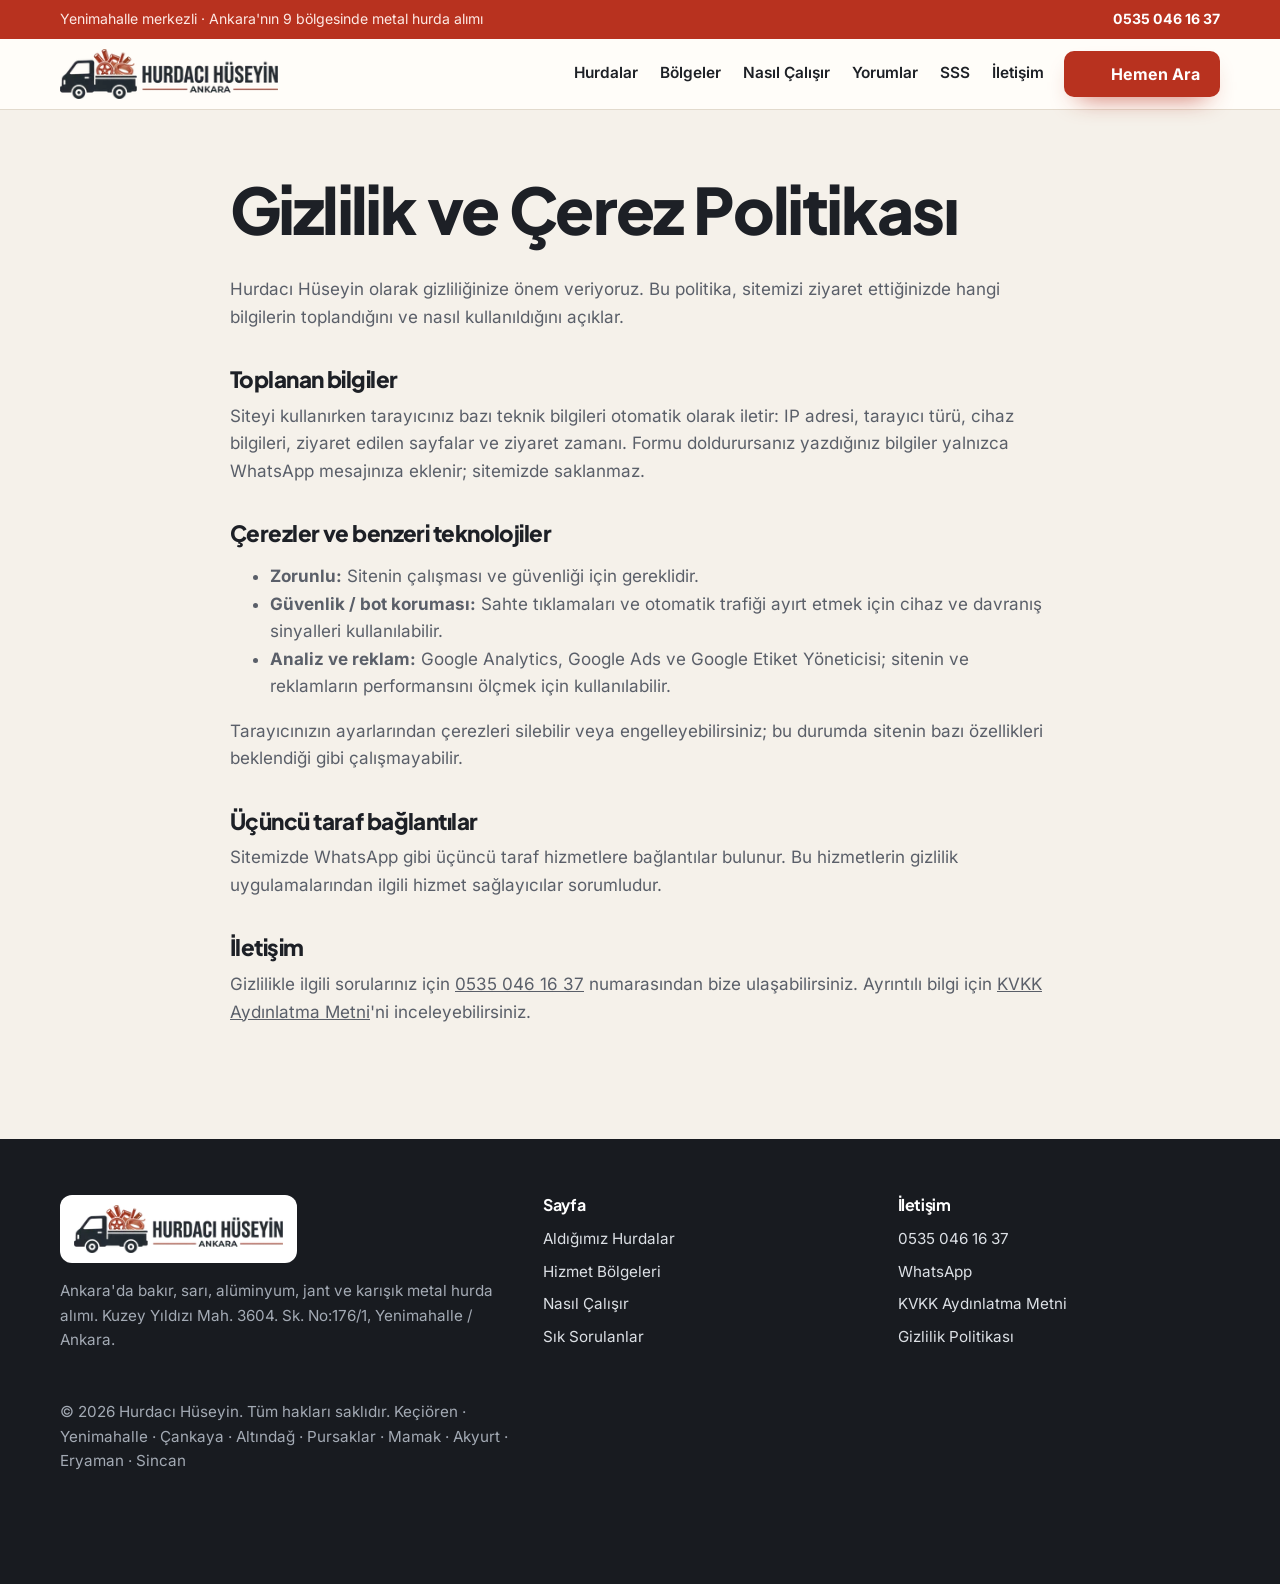
<file: gizlilik-politikasi.html>
<!DOCTYPE html>
<html lang="tr">
<head>
<meta charset="UTF-8">
<!-- Google Tag Manager -->
<script>(function(w,d,s,l,i){w[l]=w[l]||[];w[l].push({'gtm.start':
new Date().getTime(),event:'gtm.js'});var f=d.getElementsByTagName(s)[0],
j=d.createElement(s),dl=l!='dataLayer'?'&l='+l:'';j.async=true;j.src=
'https://www.googletagmanager.com/gtm.js?id='+i+dl;f.parentNode.insertBefore(j,f);
})(window,document,'script','dataLayer','GTM-WX8FSFGS');</script>
<!-- End Google Tag Manager -->
<meta name="viewport" content="width=device-width, initial-scale=1">
<title>Gizlilik Politikası | Hurdacı Hüseyin</title>
<meta name="description" content="Hurdacı Hüseyin gizlilik ve çerez politikası.">
<link rel="canonical" href="https://ankarahurdacihuseyin.com.tr/gizlilik-politikasi.html">
<meta name="robots" content="index, follow">
<meta name="theme-color" content="#22262d">
<link rel="icon" href="assets/img/huseyin-favicon-48.png" type="image/png" sizes="48x48">
<link rel="icon" href="assets/img/huseyin-favicon-192.png" type="image/png" sizes="192x192">
<link rel="apple-touch-icon" href="assets/img/huseyin-apple-touch-icon.png">
<link rel="stylesheet" href="assets/css/style.css?v=5">
</head>
<body>
<!-- Google Tag Manager (noscript) -->
<noscript><iframe src="https://www.googletagmanager.com/ns.html?id=GTM-WX8FSFGS"
height="0" width="0" style="display:none;visibility:hidden"></iframe></noscript>
<!-- End Google Tag Manager (noscript) -->
<a class="skip" href="#icerik">İçeriğe geç</a>
<svg width="0" height="0" style="position:absolute" aria-hidden="true">
  <symbol id="i-phone" viewBox="0 0 24 24"><path d="M6.6 10.8a15.1 15.1 0 0 0 6.6 6.6l2.2-2.2c.3-.3.7-.4 1-.2 1.1.4 2.3.6 3.6.6.6 0 1 .4 1 1V20c0 .6-.4 1-1 1A17 17 0 0 1 3 4c0-.6.4-1 1-1h3.5c.6 0 1 .4 1 1 0 1.3.2 2.5.6 3.6.1.3 0 .7-.2 1L6.6 10.8Z"/></symbol>
  <symbol id="i-wa" viewBox="0 0 24 24"><path d="M12 2a10 10 0 0 0-8.6 15.1L2 22l5-1.3A10 10 0 1 0 12 2Zm0 18.2c-1.5 0-3-.4-4.3-1.2l-.3-.2-3 .8.8-2.9-.2-.3A8.2 8.2 0 1 1 12 20.2Zm4.5-6.1c-.2-.1-1.5-.7-1.7-.8-.2-.1-.4-.1-.6.1l-.8 1c-.1.2-.3.2-.5.1-.7-.3-1.4-.7-2-1.2-.5-.5-1-1.1-1.3-1.7-.1-.2 0-.4.1-.5l.4-.5.3-.5v-.5l-.8-1.9c-.2-.5-.4-.4-.6-.4h-.5c-.2 0-.5.1-.7.3-.6.6-.9 1.4-.9 2.2.1.9.4 1.8 1 2.6 1.1 1.6 2.5 2.9 4.2 3.7.5.2.9.4 1.4.5.5.2 1 .2 1.6.1.6-.1 1.4-.6 1.6-1.2.2-.4.2-.9.1-1.1l-.3-.2Z"/></symbol>
  <symbol id="i-pin" viewBox="0 0 24 24"><path d="M12 2a7 7 0 0 0-7 7c0 5.3 7 13 7 13s7-7.7 7-13a7 7 0 0 0-7-7Zm0 9.5A2.5 2.5 0 1 1 12 6.5a2.5 2.5 0 0 1 0 5Z"/></symbol>
  <symbol id="i-truck" viewBox="0 0 24 24"><path d="M3 5h11v9H3V5Zm11 3h3.6L21 11.4V14h-7V8ZM6.5 15.5a2 2 0 1 1 0 4 2 2 0 0 1 0-4Zm11 0a2 2 0 1 1 0 4 2 2 0 0 1 0-4ZM3 14h18v2H3v-2Z"/></symbol>
  <symbol id="i-camera" viewBox="0 0 24 24"><path d="M9 4h6l1.8 2H20a2 2 0 0 1 2 2v10a2 2 0 0 1-2 2H4a2 2 0 0 1-2-2V8a2 2 0 0 1 2-2h3.2L9 4Zm3 4.5a4.5 4.5 0 1 0 0 9 4.5 4.5 0 0 0 0-9Zm0 2a2.5 2.5 0 1 1 0 5 2.5 2.5 0 0 1 0-5Z"/></symbol>
</svg>
<div class="strip">
  <div class="container">
    <span>Yenimahalle merkezli · <span class="hide-sm">Ankara'nın 9 bölgesinde </span>metal hurda alımı</span>
    <a href="tel:+905350461637">0535 046 16 37</a>
  </div>
</div>

<header class="header">
  <div class="container">
    <a href="index.html#giris" class="brand" aria-label="Hurdacı Hüseyin ana sayfa">
      <img class="brand__logo" src="assets/img/hurdaci-huseyin-logo-56.webp" srcset="assets/img/hurdaci-huseyin-logo-56.webp 244w, assets/img/hurdaci-huseyin-logo-84.webp 366w, assets/img/hurdaci-huseyin-logo-112.webp 488w" sizes="(max-width:600px) 184px, 220px" width="244" height="56" alt="Hurdacı Hüseyin Ankara">
    </a>
    <nav class="nav" id="nav" aria-label="Ana menü">
      <a href="index.html#hurdalar">Hurdalar</a>
      <a href="index.html#bolgeler">Bölgeler</a>
      <a href="index.html#nasil-calisir">Nasıl Çalışır</a>
      <a href="index.html#yorumlar">Yorumlar</a>
      <a href="index.html#sss">SSS</a>
      <a href="index.html#iletisim">İletişim</a>
    </nav>
    <a href="tel:+905350461637" class="btn btn--brick header__call" aria-label="Hurdacı Hüseyin'i ara: 0535 046 16 37"><svg class="ic" aria-hidden="true"><use href="index.html#i-phone"/></svg><span class="txt">Hemen Ara</span></a>
    <button class="burger" id="burger" type="button" aria-label="Menüyü aç" aria-controls="nav" aria-expanded="false"><span></span><span></span><span></span></button>
  </div>
</header>
<main class="legal" id="icerik">
  <div class="container">
    <h1>Gizlilik ve Çerez Politikası</h1>
    <p>Hurdacı Hüseyin olarak gizliliğinize önem veriyoruz. Bu politika, sitemizi ziyaret ettiğinizde hangi bilgilerin toplandığını ve nasıl kullanıldığını açıklar.</p>
    <h2>Toplanan bilgiler</h2>
    <p>Siteyi kullanırken tarayıcınız bazı teknik bilgileri otomatik olarak iletir: IP adresi, tarayıcı türü, cihaz bilgileri, ziyaret edilen sayfalar ve ziyaret zamanı. Formu doldurursanız yazdığınız bilgiler yalnızca WhatsApp mesajınıza eklenir; sitemizde saklanmaz.</p>
    <h2>Çerezler ve benzeri teknolojiler</h2>
    <ul>
      <li><strong>Zorunlu:</strong> Sitenin çalışması ve güvenliği için gereklidir.</li>
      <li><strong>Güvenlik / bot koruması:</strong> Sahte tıklamaları ve otomatik trafiği ayırt etmek için cihaz ve davranış sinyalleri kullanılabilir.</li>
      <li><strong>Analiz ve reklam:</strong> Google Analytics, Google Ads ve Google Etiket Yöneticisi; sitenin ve reklamların performansını ölçmek için kullanılabilir.</li>
    </ul>
    <p>Tarayıcınızın ayarlarından çerezleri silebilir veya engelleyebilirsiniz; bu durumda sitenin bazı özellikleri beklendiği gibi çalışmayabilir.</p>
    <h2>Üçüncü taraf bağlantılar</h2>
    <p>Sitemizde WhatsApp gibi üçüncü taraf hizmetlere bağlantılar bulunur. Bu hizmetlerin gizlilik uygulamalarından ilgili hizmet sağlayıcılar sorumludur.</p>
    <h2>İletişim</h2>
    <p>Gizlilikle ilgili sorularınız için <a href="tel:+905350461637">0535 046 16 37</a> numarasından bize ulaşabilirsiniz. Ayrıntılı bilgi için <a href="kvkk.html">KVKK Aydınlatma Metni</a>'ni inceleyebilirsiniz.</p>
  </div>
</main>
<footer class="footer">
  <div class="container">
    <div>
      <a href="index.html#giris" class="brand" aria-label="Hurdacı Hüseyin ana sayfa"><span class="brand__badge"><img class="brand__logo brand__logo--foot" src="assets/img/hurdaci-huseyin-logo-56.webp" srcset="assets/img/hurdaci-huseyin-logo-56.webp 244w, assets/img/hurdaci-huseyin-logo-84.webp 366w, assets/img/hurdaci-huseyin-logo-112.webp 488w" sizes="(max-width:600px) 184px, 220px" width="244" height="56" alt="Hurdacı Hüseyin Ankara" loading="lazy"></span></a>
      <p style="margin-top:16px">Ankara'da bakır, sarı, alüminyum, jant ve karışık metal hurda alımı. Kuzey Yıldızı Mah. 3604. Sk. No:176/1, Yenimahalle / Ankara.</p>
    </div>
    <div>
      <h2 class="footer__title">Sayfa</h2>
      <ul><li><a href="index.html#hurdalar">Aldığımız Hurdalar</a></li><li><a href="index.html#bolgeler">Hizmet Bölgeleri</a></li><li><a href="index.html#nasil-calisir">Nasıl Çalışır</a></li><li><a href="index.html#sss">Sık Sorulanlar</a></li></ul>
    </div>
    <div>
      <h2 class="footer__title">İletişim</h2>
      <ul><li><a href="tel:+905350461637">0535 046 16 37</a></li><li><a href="https://wa.me/905350461637" target="_blank" rel="noopener">WhatsApp</a></li><li><a href="kvkk.html">KVKK Aydınlatma Metni</a></li><li><a href="gizlilik-politikasi.html">Gizlilik Politikası</a></li></ul>
    </div>
    <div class="footer__bottom">
      <span>© <span data-year>2026</span> Hurdacı Hüseyin. Tüm hakları saklıdır.</span>
      <span>Keçiören · Yenimahalle · Çankaya · Altındağ · Pursaklar · Mamak · Akyurt · Eryaman · Sincan</span>
    </div>
  </div>
</footer>
<script src="assets/js/main.js?v=2" defer></script>
</body>
</html>
</file>
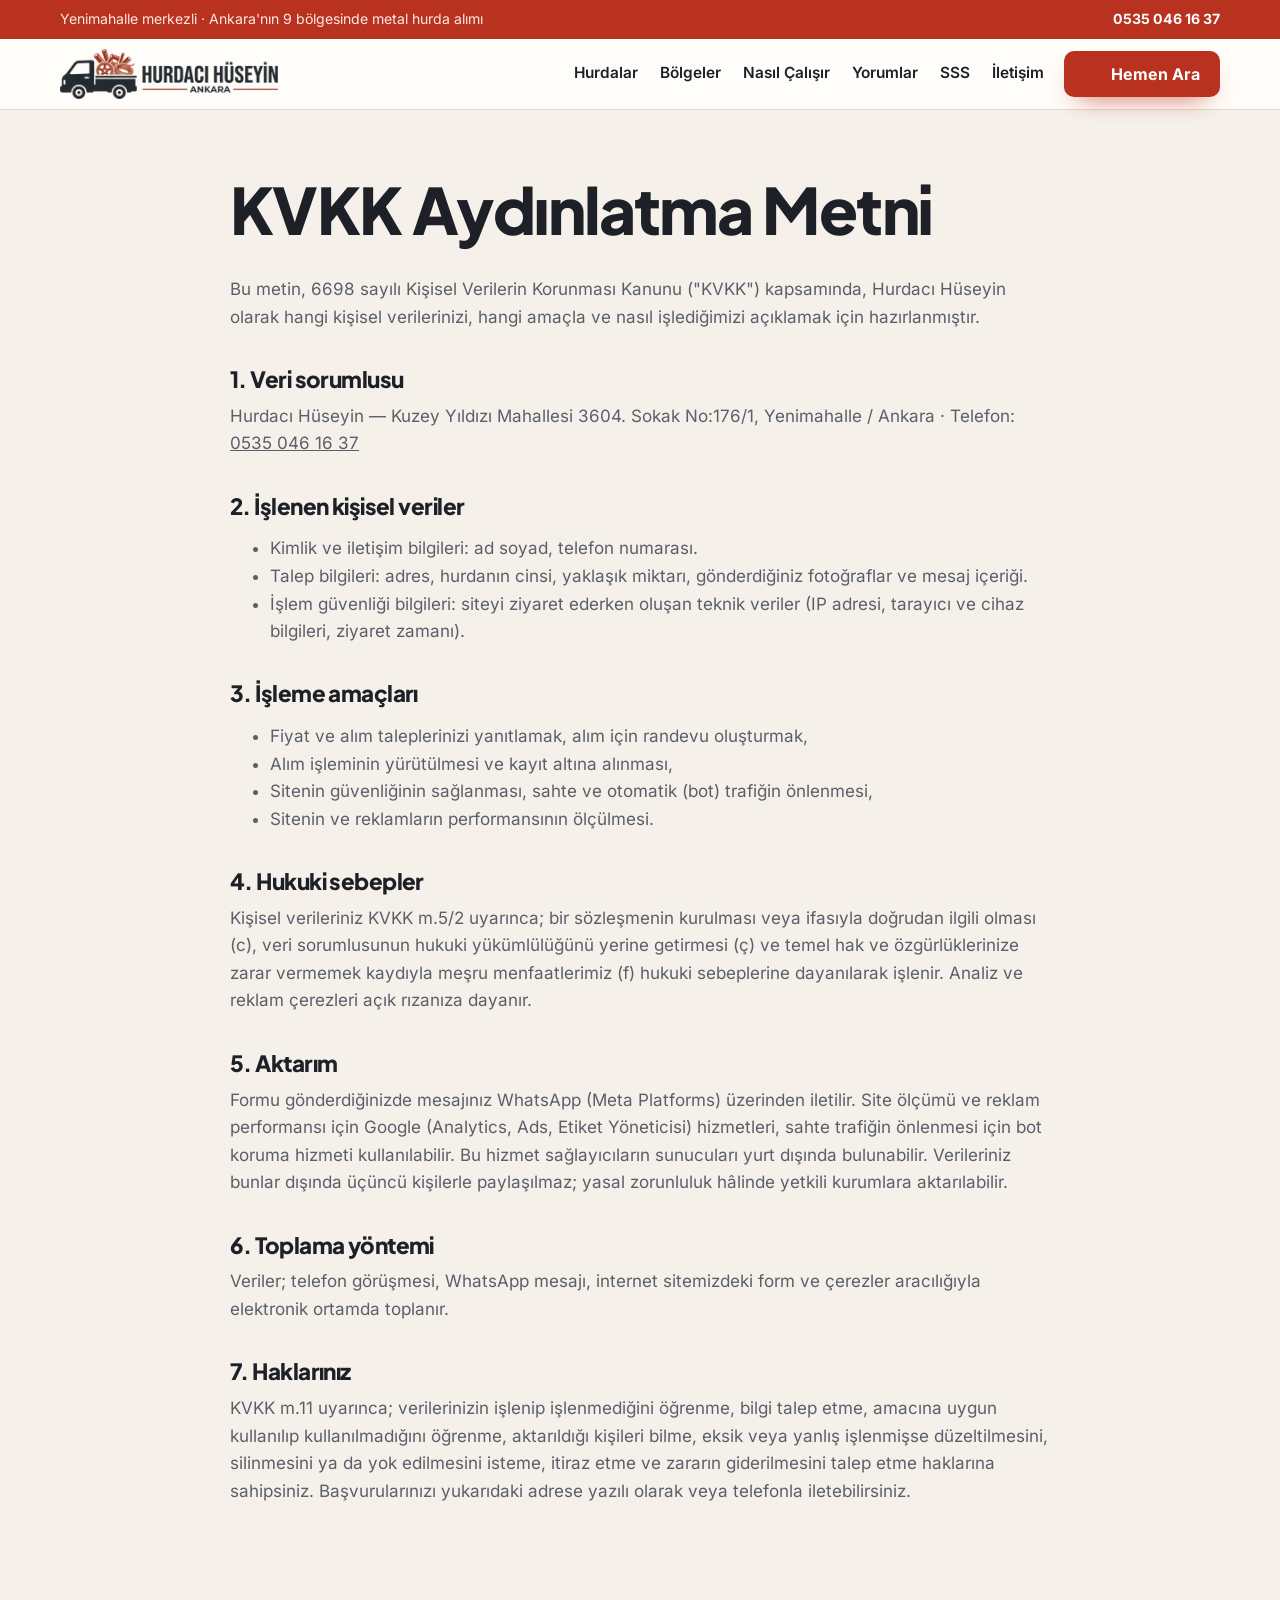
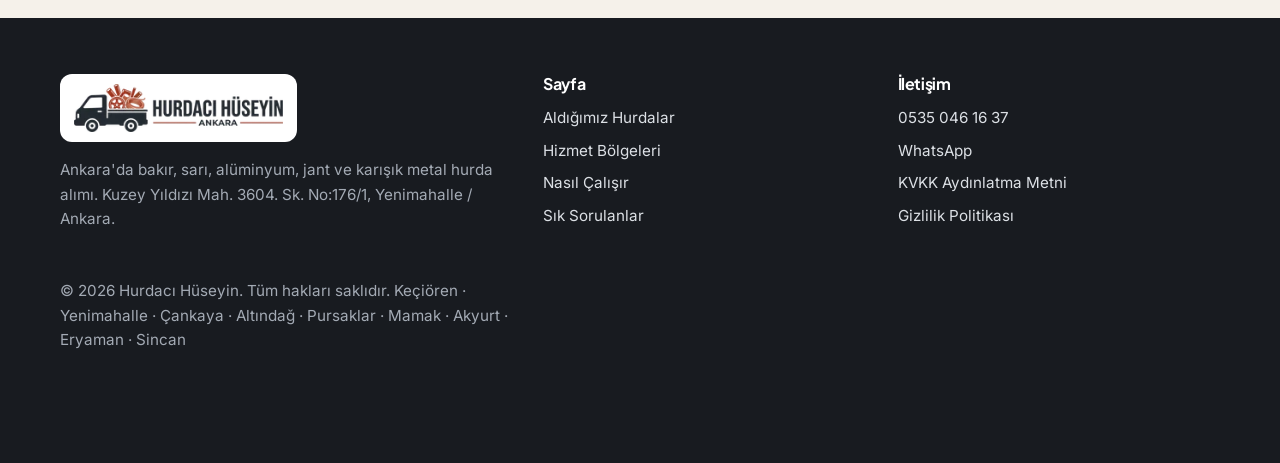
<file: kvkk.html>
<!DOCTYPE html>
<html lang="tr">
<head>
<meta charset="UTF-8">
<!-- Google Tag Manager -->
<script>(function(w,d,s,l,i){w[l]=w[l]||[];w[l].push({'gtm.start':
new Date().getTime(),event:'gtm.js'});var f=d.getElementsByTagName(s)[0],
j=d.createElement(s),dl=l!='dataLayer'?'&l='+l:'';j.async=true;j.src=
'https://www.googletagmanager.com/gtm.js?id='+i+dl;f.parentNode.insertBefore(j,f);
})(window,document,'script','dataLayer','GTM-WX8FSFGS');</script>
<!-- End Google Tag Manager -->
<meta name="viewport" content="width=device-width, initial-scale=1">
<title>KVKK Aydınlatma Metni | Hurdacı Hüseyin</title>
<meta name="description" content="Hurdacı Hüseyin KVKK aydınlatma metni.">
<link rel="canonical" href="https://ankarahurdacihuseyin.com.tr/kvkk.html">
<meta name="robots" content="index, follow">
<meta name="theme-color" content="#22262d">
<link rel="icon" href="assets/img/huseyin-favicon-48.png" type="image/png" sizes="48x48">
<link rel="icon" href="assets/img/huseyin-favicon-192.png" type="image/png" sizes="192x192">
<link rel="apple-touch-icon" href="assets/img/huseyin-apple-touch-icon.png">
<link rel="stylesheet" href="assets/css/style.css?v=5">
</head>
<body>
<!-- Google Tag Manager (noscript) -->
<noscript><iframe src="https://www.googletagmanager.com/ns.html?id=GTM-WX8FSFGS"
height="0" width="0" style="display:none;visibility:hidden"></iframe></noscript>
<!-- End Google Tag Manager (noscript) -->
<a class="skip" href="#icerik">İçeriğe geç</a>
<svg width="0" height="0" style="position:absolute" aria-hidden="true">
  <symbol id="i-phone" viewBox="0 0 24 24"><path d="M6.6 10.8a15.1 15.1 0 0 0 6.6 6.6l2.2-2.2c.3-.3.7-.4 1-.2 1.1.4 2.3.6 3.6.6.6 0 1 .4 1 1V20c0 .6-.4 1-1 1A17 17 0 0 1 3 4c0-.6.4-1 1-1h3.5c.6 0 1 .4 1 1 0 1.3.2 2.5.6 3.6.1.3 0 .7-.2 1L6.6 10.8Z"/></symbol>
  <symbol id="i-wa" viewBox="0 0 24 24"><path d="M12 2a10 10 0 0 0-8.6 15.1L2 22l5-1.3A10 10 0 1 0 12 2Zm0 18.2c-1.5 0-3-.4-4.3-1.2l-.3-.2-3 .8.8-2.9-.2-.3A8.2 8.2 0 1 1 12 20.2Zm4.5-6.1c-.2-.1-1.5-.7-1.7-.8-.2-.1-.4-.1-.6.1l-.8 1c-.1.2-.3.2-.5.1-.7-.3-1.4-.7-2-1.2-.5-.5-1-1.1-1.3-1.7-.1-.2 0-.4.1-.5l.4-.5.3-.5v-.5l-.8-1.9c-.2-.5-.4-.4-.6-.4h-.5c-.2 0-.5.1-.7.3-.6.6-.9 1.4-.9 2.2.1.9.4 1.8 1 2.6 1.1 1.6 2.5 2.9 4.2 3.7.5.2.9.4 1.4.5.5.2 1 .2 1.6.1.6-.1 1.4-.6 1.6-1.2.2-.4.2-.9.1-1.1l-.3-.2Z"/></symbol>
  <symbol id="i-pin" viewBox="0 0 24 24"><path d="M12 2a7 7 0 0 0-7 7c0 5.3 7 13 7 13s7-7.7 7-13a7 7 0 0 0-7-7Zm0 9.5A2.5 2.5 0 1 1 12 6.5a2.5 2.5 0 0 1 0 5Z"/></symbol>
  <symbol id="i-truck" viewBox="0 0 24 24"><path d="M3 5h11v9H3V5Zm11 3h3.6L21 11.4V14h-7V8ZM6.5 15.5a2 2 0 1 1 0 4 2 2 0 0 1 0-4Zm11 0a2 2 0 1 1 0 4 2 2 0 0 1 0-4ZM3 14h18v2H3v-2Z"/></symbol>
  <symbol id="i-camera" viewBox="0 0 24 24"><path d="M9 4h6l1.8 2H20a2 2 0 0 1 2 2v10a2 2 0 0 1-2 2H4a2 2 0 0 1-2-2V8a2 2 0 0 1 2-2h3.2L9 4Zm3 4.5a4.5 4.5 0 1 0 0 9 4.5 4.5 0 0 0 0-9Zm0 2a2.5 2.5 0 1 1 0 5 2.5 2.5 0 0 1 0-5Z"/></symbol>
</svg>
<div class="strip">
  <div class="container">
    <span>Yenimahalle merkezli · <span class="hide-sm">Ankara'nın 9 bölgesinde </span>metal hurda alımı</span>
    <a href="tel:+905350461637">0535 046 16 37</a>
  </div>
</div>

<header class="header">
  <div class="container">
    <a href="index.html#giris" class="brand" aria-label="Hurdacı Hüseyin ana sayfa">
      <img class="brand__logo" src="assets/img/hurdaci-huseyin-logo-56.webp" srcset="assets/img/hurdaci-huseyin-logo-56.webp 244w, assets/img/hurdaci-huseyin-logo-84.webp 366w, assets/img/hurdaci-huseyin-logo-112.webp 488w" sizes="(max-width:600px) 184px, 220px" width="244" height="56" alt="Hurdacı Hüseyin Ankara">
    </a>
    <nav class="nav" id="nav" aria-label="Ana menü">
      <a href="index.html#hurdalar">Hurdalar</a>
      <a href="index.html#bolgeler">Bölgeler</a>
      <a href="index.html#nasil-calisir">Nasıl Çalışır</a>
      <a href="index.html#yorumlar">Yorumlar</a>
      <a href="index.html#sss">SSS</a>
      <a href="index.html#iletisim">İletişim</a>
    </nav>
    <a href="tel:+905350461637" class="btn btn--brick header__call" aria-label="Hurdacı Hüseyin'i ara: 0535 046 16 37"><svg class="ic" aria-hidden="true"><use href="index.html#i-phone"/></svg><span class="txt">Hemen Ara</span></a>
    <button class="burger" id="burger" type="button" aria-label="Menüyü aç" aria-controls="nav" aria-expanded="false"><span></span><span></span><span></span></button>
  </div>
</header>
<main class="legal" id="icerik">
  <div class="container">
    <h1>KVKK Aydınlatma Metni</h1>
    <p>Bu metin, 6698 sayılı Kişisel Verilerin Korunması Kanunu ("KVKK") kapsamında, Hurdacı Hüseyin olarak hangi kişisel verilerinizi, hangi amaçla ve nasıl işlediğimizi açıklamak için hazırlanmıştır.</p>
    <h2>1. Veri sorumlusu</h2>
    <p>Hurdacı Hüseyin — Kuzey Yıldızı Mahallesi 3604. Sokak No:176/1, Yenimahalle / Ankara · Telefon: <a href="tel:+905350461637">0535 046 16 37</a></p>
    <h2>2. İşlenen kişisel veriler</h2>
    <ul>
      <li>Kimlik ve iletişim bilgileri: ad soyad, telefon numarası.</li>
      <li>Talep bilgileri: adres, hurdanın cinsi, yaklaşık miktarı, gönderdiğiniz fotoğraflar ve mesaj içeriği.</li>
      <li>İşlem güvenliği bilgileri: siteyi ziyaret ederken oluşan teknik veriler (IP adresi, tarayıcı ve cihaz bilgileri, ziyaret zamanı).</li>
    </ul>
    <h2>3. İşleme amaçları</h2>
    <ul>
      <li>Fiyat ve alım taleplerinizi yanıtlamak, alım için randevu oluşturmak,</li>
      <li>Alım işleminin yürütülmesi ve kayıt altına alınması,</li>
      <li>Sitenin güvenliğinin sağlanması, sahte ve otomatik (bot) trafiğin önlenmesi,</li>
      <li>Sitenin ve reklamların performansının ölçülmesi.</li>
    </ul>
    <h2>4. Hukuki sebepler</h2>
    <p>Kişisel verileriniz KVKK m.5/2 uyarınca; bir sözleşmenin kurulması veya ifasıyla doğrudan ilgili olması (c), veri sorumlusunun hukuki yükümlülüğünü yerine getirmesi (ç) ve temel hak ve özgürlüklerinize zarar vermemek kaydıyla meşru menfaatlerimiz (f) hukuki sebeplerine dayanılarak işlenir. Analiz ve reklam çerezleri açık rızanıza dayanır.</p>
    <h2>5. Aktarım</h2>
    <p>Formu gönderdiğinizde mesajınız WhatsApp (Meta Platforms) üzerinden iletilir. Site ölçümü ve reklam performansı için Google (Analytics, Ads, Etiket Yöneticisi) hizmetleri, sahte trafiğin önlenmesi için bot koruma hizmeti kullanılabilir. Bu hizmet sağlayıcıların sunucuları yurt dışında bulunabilir. Verileriniz bunlar dışında üçüncü kişilerle paylaşılmaz; yasal zorunluluk hâlinde yetkili kurumlara aktarılabilir.</p>
    <h2>6. Toplama yöntemi</h2>
    <p>Veriler; telefon görüşmesi, WhatsApp mesajı, internet sitemizdeki form ve çerezler aracılığıyla elektronik ortamda toplanır.</p>
    <h2>7. Haklarınız</h2>
    <p>KVKK m.11 uyarınca; verilerinizin işlenip işlenmediğini öğrenme, bilgi talep etme, amacına uygun kullanılıp kullanılmadığını öğrenme, aktarıldığı kişileri bilme, eksik veya yanlış işlenmişse düzeltilmesini, silinmesini ya da yok edilmesini isteme, itiraz etme ve zararın giderilmesini talep etme haklarına sahipsiniz. Başvurularınızı yukarıdaki adrese yazılı olarak veya telefonla iletebilirsiniz.</p>
  </div>
</main>
<footer class="footer">
  <div class="container">
    <div>
      <a href="index.html#giris" class="brand" aria-label="Hurdacı Hüseyin ana sayfa"><span class="brand__badge"><img class="brand__logo brand__logo--foot" src="assets/img/hurdaci-huseyin-logo-56.webp" srcset="assets/img/hurdaci-huseyin-logo-56.webp 244w, assets/img/hurdaci-huseyin-logo-84.webp 366w, assets/img/hurdaci-huseyin-logo-112.webp 488w" sizes="(max-width:600px) 184px, 220px" width="244" height="56" alt="Hurdacı Hüseyin Ankara" loading="lazy"></span></a>
      <p style="margin-top:16px">Ankara'da bakır, sarı, alüminyum, jant ve karışık metal hurda alımı. Kuzey Yıldızı Mah. 3604. Sk. No:176/1, Yenimahalle / Ankara.</p>
    </div>
    <div>
      <h2 class="footer__title">Sayfa</h2>
      <ul><li><a href="index.html#hurdalar">Aldığımız Hurdalar</a></li><li><a href="index.html#bolgeler">Hizmet Bölgeleri</a></li><li><a href="index.html#nasil-calisir">Nasıl Çalışır</a></li><li><a href="index.html#sss">Sık Sorulanlar</a></li></ul>
    </div>
    <div>
      <h2 class="footer__title">İletişim</h2>
      <ul><li><a href="tel:+905350461637">0535 046 16 37</a></li><li><a href="https://wa.me/905350461637" target="_blank" rel="noopener">WhatsApp</a></li><li><a href="kvkk.html">KVKK Aydınlatma Metni</a></li><li><a href="gizlilik-politikasi.html">Gizlilik Politikası</a></li></ul>
    </div>
    <div class="footer__bottom">
      <span>© <span data-year>2026</span> Hurdacı Hüseyin. Tüm hakları saklıdır.</span>
      <span>Keçiören · Yenimahalle · Çankaya · Altındağ · Pursaklar · Mamak · Akyurt · Eryaman · Sincan</span>
    </div>
  </div>
</footer>
<script src="assets/js/main.js?v=2" defer></script>
</body>
</html>
</file>
<file: assets/css/style.css>
/* Hurdacı Hüseyin — tuğla kırmızısı + grafit, kemik beyazı zemin */
@font-face{font-family:"Jakarta";font-style:normal;font-weight:500 800;font-display:swap;src:url(../fonts/jakarta-tr-ext.woff2) format("woff2");unicode-range:U+011E-011F,U+0130,U+015E-015F}
@font-face{font-family:"Jakarta";font-style:normal;font-weight:500 800;font-display:swap;src:url(../fonts/jakarta-tr.woff2) format("woff2");unicode-range:U+0000-00FF,U+0131,U+0152-0153,U+02BB-02BC,U+02C6,U+02DA,U+02DC,U+0304,U+0308,U+0329,U+2000-206F,U+20AC,U+2122,U+2191,U+2193,U+2212,U+2215,U+FEFF,U+FFFD}
@font-face{font-family:"Inter";font-style:normal;font-weight:400 700;font-display:swap;src:url(../fonts/inter-tr-ext.woff2) format("woff2");unicode-range:U+011E-011F,U+0130,U+015E-015F}
@font-face{font-family:"Inter";font-style:normal;font-weight:400 700;font-display:swap;src:url(../fonts/inter-tr.woff2) format("woff2");unicode-range:U+0000-00FF,U+0131,U+0152-0153,U+02BB-02BC,U+02C6,U+02DA,U+02DC,U+0304,U+0308,U+0329,U+2000-206F,U+20AC,U+2122,U+2191,U+2193,U+2212,U+2215,U+FEFF,U+FFFD}
@font-face{font-family:"Jakarta Fallback";src:local("Arial");size-adjust:104%;ascent-override:94%;descent-override:24%;line-gap-override:0%}
@font-face{font-family:"Inter Fallback";src:local("Arial");size-adjust:107%;ascent-override:90%;descent-override:22%;line-gap-override:0%}

:root{
  --bg:#f5f1ea;--paper:#fffdf9;--ink:#1d2026;--muted:#5a5f69;--line:#e2dacd;
  --brick:#b8321f;--brick-2:#8f2414;--brick-soft:#f6ddd6;
  --graphite:#22262d;--graphite-2:#181b20;--steel:#8a93a0;
  --wa:#15803d;--radius:14px;--shadow:0 20px 44px -26px rgba(29,32,38,.55);
  --head:"Jakarta","Jakarta Fallback",system-ui,sans-serif;
  --body:"Inter","Inter Fallback",system-ui,sans-serif
}
*,*::before,*::after{box-sizing:border-box}
html{scroll-behavior:smooth;-webkit-text-size-adjust:100%}
body{margin:0;background:var(--bg);color:var(--ink);font-family:var(--body);font-size:17px;line-height:1.62;-webkit-font-smoothing:antialiased}
img{max-width:100%;height:auto;display:block}
a{color:inherit}
h1,h2,h3{font-family:var(--head);line-height:1.1;margin:0 0 .5em;letter-spacing:-.025em}
h1{font-size:clamp(2.2rem,5.4vw,4rem);font-weight:800}
h2{font-size:clamp(1.75rem,3.4vw,2.6rem);font-weight:800}
h3{font-size:1.2rem;font-weight:700}
p{margin:0 0 1em}
.container{width:min(1160px,100% - 32px);margin-inline:auto}
.ic{width:1.15em;height:1.15em;fill:currentColor;flex:none}
.sr-only{position:absolute;width:1px;height:1px;padding:0;margin:-1px;overflow:hidden;clip:rect(0,0,0,0);border:0}
.skip{position:absolute;left:-999px;top:8px;background:var(--brick);color:#fff;padding:8px 14px;border-radius:8px;z-index:100}
.skip:focus{left:8px}
:focus-visible{outline:3px solid var(--brick);outline-offset:3px}
section[id]{scroll-margin-top:80px}

/* Düğmeler */
.btn{display:inline-flex;align-items:center;justify-content:center;gap:.55em;font:700 1rem/1 var(--body);padding:15px 22px;border-radius:10px;text-decoration:none;border:2px solid transparent;cursor:pointer;transition:transform .15s ease,background-color .15s ease}
.btn:hover{transform:translateY(-2px)}
.btn--brick{background:var(--brick);color:#fff;box-shadow:0 12px 26px -14px rgba(184,50,31,.9)}
.btn--brick:hover{background:var(--brick-2)}
.btn--wa{background:var(--wa);color:#fff}
.btn--wa:hover{background:#116632}
.btn--line{border-color:currentColor;background:transparent}
.btn--lg{font-size:1.08rem;padding:18px 26px}

/* Üst şerit + başlık */
.strip{background:var(--brick);color:#fde9e4;font-size:.88rem}
.strip .container{display:flex;justify-content:space-between;gap:12px;padding:8px 0;flex-wrap:wrap}
.strip a{color:#fff;font-weight:700;text-decoration:none}
.header{position:sticky;top:0;z-index:50;background:#fffdf9;border-bottom:1px solid var(--line)}
.header .container{display:flex;align-items:center;gap:20px;min-height:70px}
.brand{display:flex;align-items:center;gap:11px;text-decoration:none;margin-right:auto}
.brand__logo{display:block;height:50px;width:auto}
.brand__badge{display:inline-block;background:#fff;border-radius:12px;padding:10px 14px}
.brand__logo--foot{height:48px}
.nav{display:flex;gap:22px}
.nav a{text-decoration:none;font-weight:600;font-size:.96rem}
.nav a:hover{color:var(--brick)}
.header__call{padding:12px 18px}
.burger{display:none;width:44px;height:44px;border:0;background:var(--graphite);border-radius:10px;color:#fff;cursor:pointer;padding:0}
.burger span{display:block;width:20px;height:2px;background:currentColor;margin:4px auto;transition:transform .2s ease,opacity .2s ease}
.nav-open .burger span:nth-child(1){transform:translateY(6px) rotate(45deg)}
.nav-open .burger span:nth-child(2){opacity:0}
.nav-open .burger span:nth-child(3){transform:translateY(-6px) rotate(-45deg)}

/* Giriş: tam genişlik fotoğraf */
.hero{position:relative;color:#fff;background:var(--graphite-2);overflow:hidden;isolation:isolate}
.hero__bg{position:absolute;inset:0;z-index:-2}
.hero__bg img{width:100%;height:100%;object-fit:cover;object-position:62% center}
.hero::before{content:"";position:absolute;inset:0;z-index:-1;background:linear-gradient(100deg,rgba(18,20,24,.94) 0%,rgba(18,20,24,.82) 42%,rgba(18,20,24,.35) 100%)}
.hero .container{padding:88px 0 0}
.hero__text{max-width:640px}
.eyebrow{display:inline-flex;align-items:center;gap:10px;font-weight:700;font-size:.8rem;letter-spacing:.14em;text-transform:uppercase;color:var(--brick)}
.eyebrow::before{content:"";width:10px;height:10px;background:currentColor;transform:rotate(45deg)}
.hero .eyebrow{color:#ff8a73}
.hero h1{color:#fff;margin:.4em 0 .35em}
.hero h1 span{color:#ff8a73}
.hero__lead{font-size:1.14rem;color:#d6d9de;max-width:34em}
.hero__actions{display:flex;flex-wrap:wrap;gap:12px;margin:28px 0 0}
.hero__actions .btn--line{color:#fff}
.districts{margin-top:64px;border-top:1px solid rgba(255,255,255,.14);padding:18px 0 22px;display:flex;gap:10px 22px;flex-wrap:wrap;align-items:center}
.districts b{font:800 .78rem/1 var(--head);letter-spacing:.14em;text-transform:uppercase;color:#ff8a73}
.districts span{font-weight:600;color:#e8eaee;font-size:.95rem}

/* Bölümler */
.section{padding:92px 0}
#bolgeler,#nasil-calisir,#neden-biz,#yorumlar,#sss,#iletisim,.footer{content-visibility:auto;contain-intrinsic-size:auto 900px}
.head{display:grid;grid-template-columns:1fr 1fr;gap:24px 48px;align-items:end;margin-bottom:42px}
.head p{color:var(--muted);margin:0;font-size:1.06rem}
.head h2{margin:.35em 0 0}

/* Hurda türleri: fotoğraf kartları */
.scrap{display:grid;grid-template-columns:repeat(3,1fr);gap:16px}
.scrap__item{margin:0;position:relative;border-radius:var(--radius);overflow:hidden;background:#d8d2c7;aspect-ratio:4/3.2}
.scrap__item img{width:100%;height:100%;object-fit:cover;transition:transform .5s ease}
.scrap__item:hover img{transform:scale(1.04)}
.scrap__item figcaption{position:absolute;inset:auto 0 0 0;padding:44px 18px 16px;background:linear-gradient(transparent,rgba(18,20,24,.88));color:#fff}
.scrap__item figcaption strong{display:block;font:800 1.25rem/1.15 var(--head)}
.scrap__item figcaption span{font-size:.92rem;color:#d9dce1}
.scrap__tile{background:var(--graphite);color:#fff;display:flex;flex-direction:column;justify-content:flex-end;gap:6px;padding:22px;text-decoration:none}
.scrap__tile .ic{width:58px;height:58px;padding:13px;border-radius:12px;background:var(--brick);color:#fff;margin-bottom:auto}
.scrap__tile strong{font:800 1.25rem/1.15 var(--head)}
.scrap__tile span{font-size:.92rem;color:#c9ced5}
.scrap__tile--cta{background:var(--paper);color:var(--ink);border:2px dashed var(--line)}
.scrap__tile--cta .ic{background:var(--wa)}
.scrap__tile--cta span{color:var(--muted)}
.scrap__tile--cta em{font-style:normal;font-weight:700;color:var(--wa);margin-top:6px}
.scrap__tile--cta:hover{border-color:var(--wa)}

/* Hizmet bölgeleri: grafit bant */
.zone{background:var(--graphite);color:#e6e8ec}
.zone h2{color:#fff}
.zone .head p{color:#aab1bb}
.zone .eyebrow{color:#ff8a73}
.zone__grid{display:grid;grid-template-columns:repeat(3,1fr);gap:1px;background:rgba(255,255,255,.1);border:1px solid rgba(255,255,255,.1);border-radius:var(--radius);overflow:hidden}
.zone__grid li{list-style:none;background:var(--graphite);padding:22px 24px;display:flex;align-items:baseline;gap:14px}
.zone__grid em{font:800 .85rem/1 var(--head);font-style:normal;color:#ff8a73;min-width:26px}
.zone__grid strong{font:700 1.22rem/1.2 var(--head);color:#fff}
.zone__grid small{display:block;color:#98a0ab;font-size:.86rem;margin-top:3px}
.zone__grid{padding:0;margin:0}
.zone__foot{margin-top:28px;display:flex;flex-wrap:wrap;gap:12px;align-items:center}
.zone__foot p{margin:0 auto 0 0;color:#cfd3d9}

/* Adımlar */
.steps{display:grid;grid-template-columns:repeat(3,1fr);gap:20px;counter-reset:s;padding:0;margin:0}
.steps li{list-style:none;background:var(--paper);border:1px solid var(--line);border-radius:var(--radius);padding:28px 26px;position:relative}
.steps li::before{counter-increment:s;content:counter(s);display:grid;place-items:center;width:52px;height:52px;border-radius:12px;background:var(--brick-soft);color:var(--brick-2);font:800 1.4rem/1 var(--head);margin-bottom:18px}
.steps p{color:var(--muted);margin:0}

/* Neden biz: görsel + madde */
.why{display:grid;grid-template-columns:1fr 1fr;gap:48px;align-items:center}
.why__img{margin:0;border-radius:var(--radius);overflow:hidden;box-shadow:var(--shadow)}
.why__img img{width:100%;aspect-ratio:1/1;object-fit:cover}
.why__list{list-style:none;padding:0;margin:26px 0 0;display:grid;gap:16px}
.why__list li{display:flex;gap:14px;align-items:flex-start}
.why__list .ic{width:40px;height:40px;padding:9px;border-radius:10px;background:var(--brick);color:#fff}
.why__list strong{display:block;font:700 1.08rem/1.3 var(--head)}
.why__list span{color:var(--muted)}

/* Yorumlar */
.reviews{display:grid;grid-template-columns:repeat(3,1fr);gap:18px}
.review{margin:0;background:var(--paper);border:1px solid var(--line);border-radius:var(--radius);padding:26px;display:flex;flex-direction:column;gap:14px}
.review__stars{color:#e3a008;font-size:1.1rem;letter-spacing:.14em}
.review blockquote{margin:0;flex:1}
.review blockquote p{margin:0}
.review figcaption{display:flex;align-items:center;gap:12px;font-weight:700}
.review__av{width:40px;height:40px;border-radius:10px;background:var(--graphite);color:#fff;display:grid;place-items:center;font:800 1rem/1 var(--head);flex:none}

/* SSS */
.faq{display:grid;grid-template-columns:.85fr 1.15fr;gap:48px;align-items:start}
.faq__list details{border-bottom:1px solid var(--line);padding:4px 0}
.faq__list summary{cursor:pointer;list-style:none;display:flex;justify-content:space-between;gap:16px;padding:16px 0;font:700 1.08rem/1.35 var(--head)}
.faq__list summary::-webkit-details-marker{display:none}
.faq__list summary::after{content:"+";font:500 1.6rem/1 var(--body);color:var(--brick);transition:transform .2s ease}
.faq__list details[open] summary::after{transform:rotate(45deg)}
.faq__list details p{color:var(--muted);margin:0 0 16px}
.faq__side{position:sticky;top:100px;background:var(--graphite);color:#e6e8ec;border-radius:var(--radius);padding:30px}
.faq__side h3{color:#fff;font-size:1.35rem}
.faq__side p{color:#aab1bb}
.faq__side .eyebrow{color:#ff8a73}

/* İletişim */
.contact__grid{display:grid;grid-template-columns:1fr 1.1fr;gap:28px}
.contact__grid>*{min-width:0}
.info{display:grid;gap:12px}
.info a,.info div{display:flex;gap:14px;align-items:center;background:var(--paper);border:1px solid var(--line);border-radius:12px;padding:16px 18px;text-decoration:none}
.info .ic{width:42px;height:42px;padding:10px;border-radius:10px;background:var(--brick-soft);color:var(--brick-2)}
.info small{display:block;color:var(--muted);font-size:.8rem;font-weight:600}
.info strong{font-size:1.04rem}
.form{background:var(--graphite);color:#e6e8ec;border-radius:16px;padding:30px}
.form h3{color:#fff;font-size:1.35rem}
.form p{color:#aab1bb;font-size:.95rem}
.form__row{display:grid;grid-template-columns:1fr 1fr;gap:14px}
.form label{display:block;font-weight:700;font-size:.88rem;margin:0 0 6px;color:#fff}
.form input,.form select,.form textarea{width:100%;font:inherit;font-size:1rem;padding:13px 14px;border:1.5px solid #3a404a;border-radius:10px;background:#2b3038;color:#fff;margin-bottom:14px}
.form input:focus,.form select:focus,.form textarea:focus{border-color:#ff8a73;outline:none}
.form textarea{min-height:92px;resize:vertical}
.form .btn{width:100%}
.form small{display:block;margin-top:10px;color:#98a0ab;font-size:.8rem}
.form small a{color:#dfe2e6}

/* Alt bilgi */
.footer{background:var(--graphite-2);color:#a3aab4;padding:56px 0 110px;font-size:.95rem}
.footer .container{display:grid;grid-template-columns:1.4fr 1fr 1fr;gap:32px}
.footer__title{color:#fff;font:700 1rem/1.2 var(--head);margin:0 0 .8em}
.footer a{color:#dce0e5;text-decoration:none}
.footer a:hover{color:#fff;text-decoration:underline}
.footer ul{list-style:none;padding:0;margin:0;display:grid;gap:8px}
.footer .footer .footer__bottom{grid-column:1/-1;border-top:1px solid rgba(255,255,255,.1);padding-top:20px;display:flex;justify-content:space-between;gap:16px;flex-wrap:wrap;font-size:.85rem}

/* Mobil sabit düğmeler */
.dock{position:fixed;left:12px;right:12px;bottom:12px;z-index:60;display:none;gap:10px}
.dock .btn{flex:1;padding:15px 12px;box-shadow:0 12px 30px -10px rgba(0,0,0,.45)}

/* Yasal sayfalar */
.legal{padding:64px 0 96px}
.legal .container{max-width:820px}
.legal h2{font-size:1.4rem;margin-top:1.6em}
.legal p,.legal li{color:var(--muted)}

@media (prefers-reduced-motion:reduce){*{scroll-behavior:auto!important}.btn,.scrap__item img{transition:none}}

@media (max-width:1000px){
  .scrap{grid-template-columns:1fr 1fr}
  .zone__grid{grid-template-columns:1fr 1fr}
  .why,.faq{grid-template-columns:1fr}
  .faq__side{position:static}
  .head{grid-template-columns:1fr}
}
@media (max-width:880px){
  .burger{display:block}
  .header__call .txt{display:none}
  .header__call{padding:12px}
  .nav{position:fixed;inset:104px 16px auto 16px;flex-direction:column;gap:0;background:var(--paper);border:1px solid var(--line);border-radius:14px;padding:8px;box-shadow:var(--shadow);transform:translateY(-12px);opacity:0;pointer-events:none;transition:opacity .2s ease,transform .2s ease}
  .nav a{padding:14px 12px;border-radius:8px}
  .nav-open .nav{opacity:1;transform:none;pointer-events:auto}
  .hero .container{padding-top:56px}
  .hero::before{background:linear-gradient(180deg,rgba(18,20,24,.82) 0%,rgba(18,20,24,.62) 55%,rgba(18,20,24,.88) 100%)}
  .steps,.reviews,.contact__grid{grid-template-columns:1fr}
  .footer .container{grid-template-columns:1fr 1fr}
  .footer .container>div:first-child{grid-column:1/-1}
  .dock{display:flex}
  .strip .hide-sm{display:none}
  .strip .container{flex-wrap:nowrap}
  .strip .container>span{overflow:hidden;text-overflow:ellipsis;white-space:nowrap;min-width:0}
  .strip a{white-space:nowrap}
}
@media (max-width:600px){
  body{font-size:16px}
  .section{padding:66px 0}
  .scrap{grid-template-columns:1fr}
    .zone__grid{grid-template-columns:1fr}
  .form{padding:22px}
  .form__row{grid-template-columns:1fr;gap:0}
  .hero__actions .btn{flex:1 1 100%}
  .brand__logo{height:42px}
  .footer .container{grid-template-columns:1fr}
}
</file>
